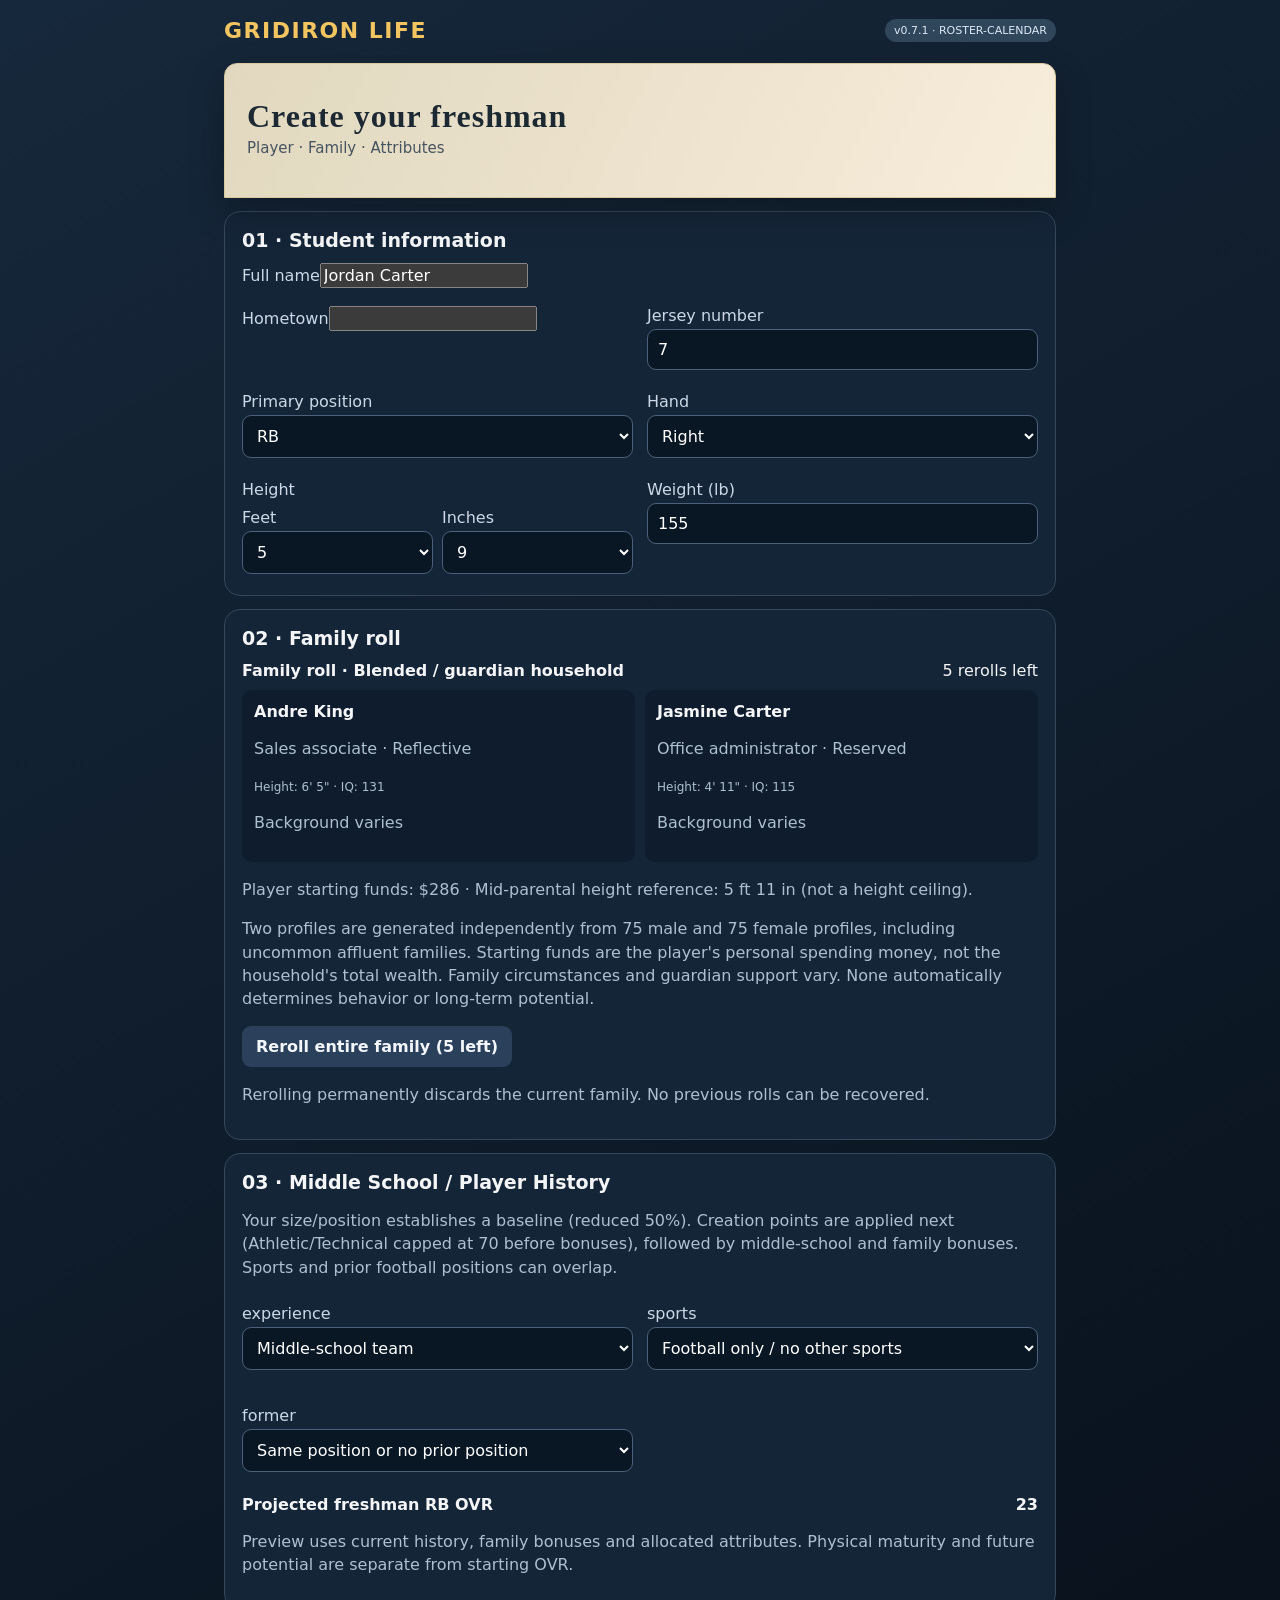
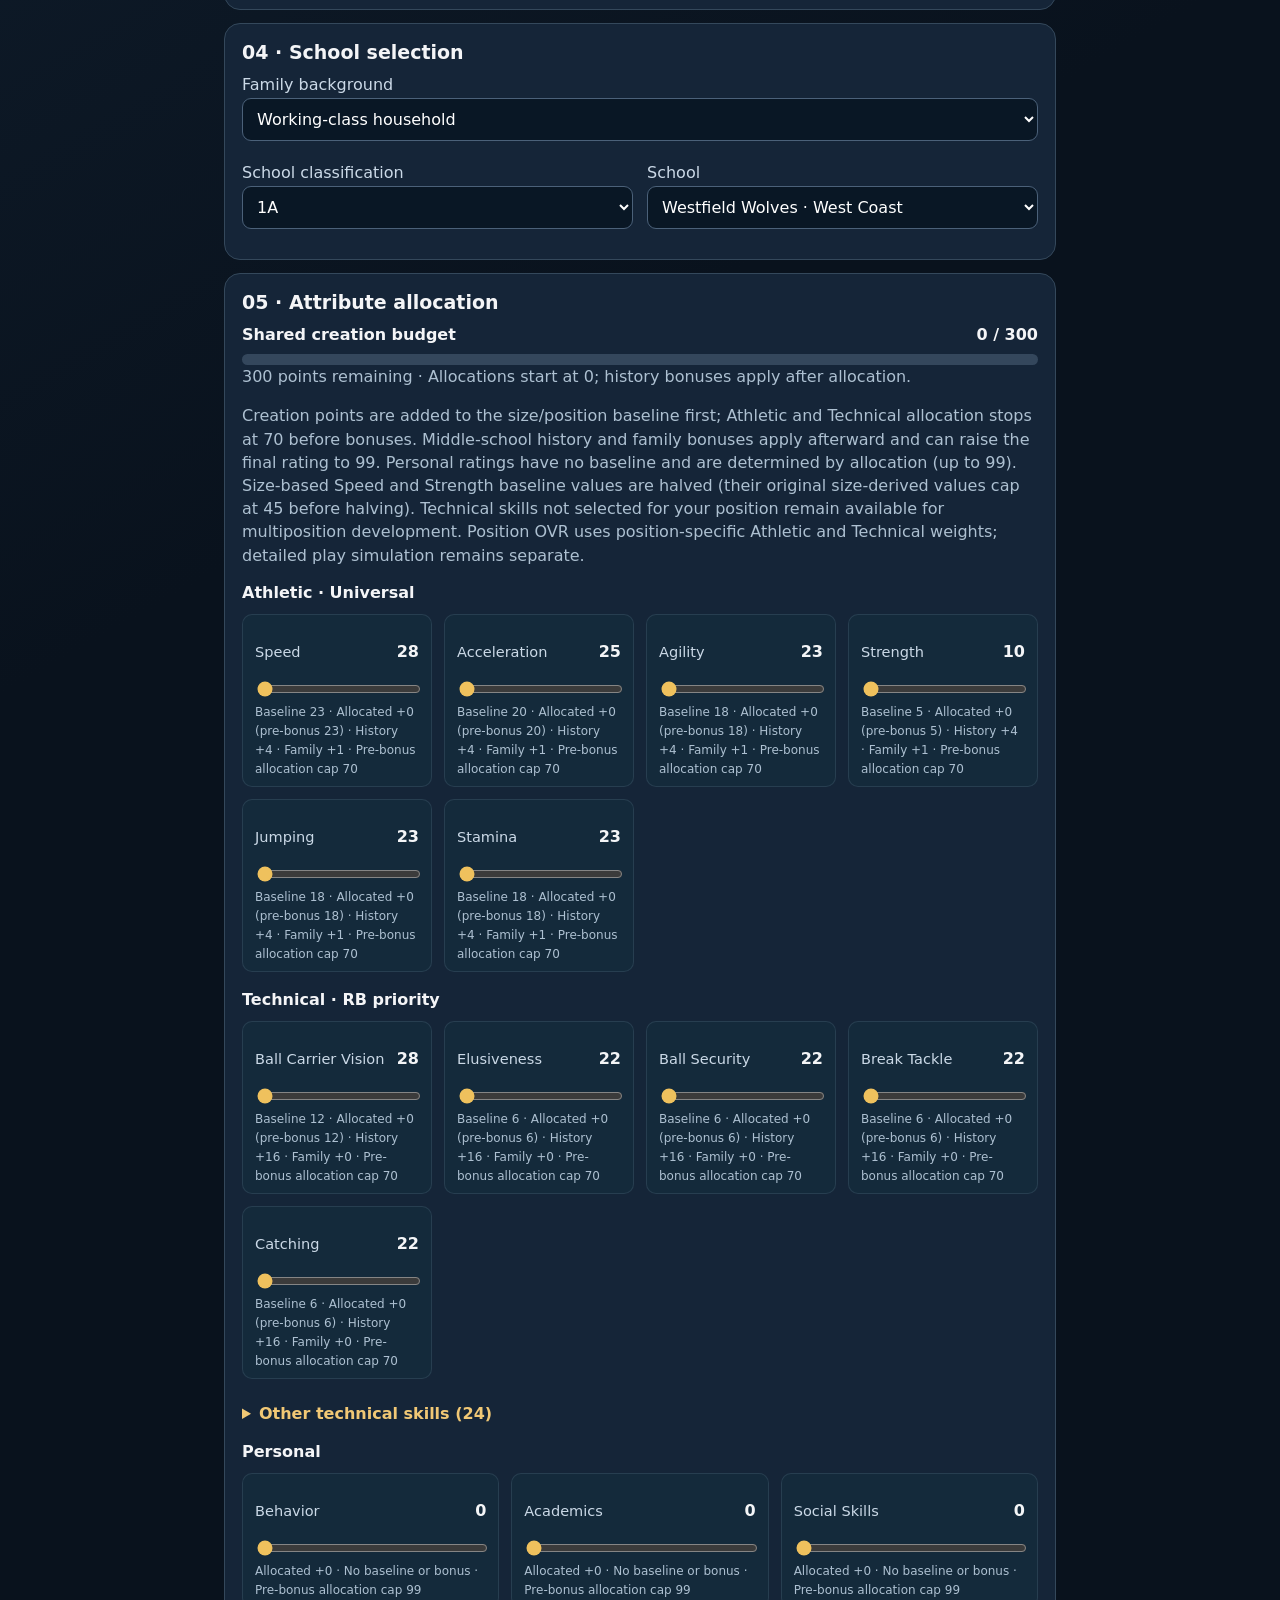
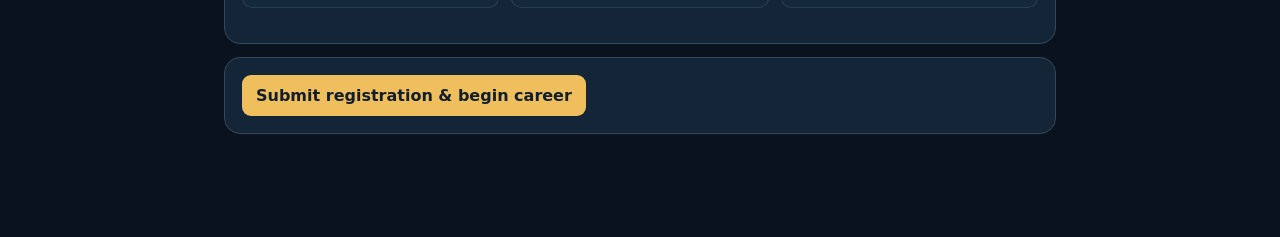
<file: index.html>
<!doctype html><html lang="en"><head><meta charset="utf-8"><meta name="viewport" content="width=device-width,initial-scale=1"><title>Gridiron Life v0.7.3 · Stabilization</title><link rel="stylesheet" href="css/styles.css?build=v073-stabilization"><link rel="stylesheet" href="css/v060.css?build=v073-stabilization"></head><body><main id="app"></main>
<script defer src="js/00-config.js?build=v073-stabilization"></script>
<script defer src="js/10-roster.js?build=v073-stabilization"></script>
<script defer src="js/20-storage.js?build=v073-stabilization"></script>
<script defer src="js/30-creation.js?build=v073-stabilization"></script>
<script defer src="js/40-schedule.js?build=v073-stabilization"></script>
<script defer src="js/50-training.js?build=v073-stabilization"></script>
<script defer src="js/51-health.js?build=v073-stabilization"></script>
<script defer src="js/52-academics.js?build=v073-stabilization"></script>
<script defer src="js/59-competition.js?build=v073-stabilization"></script>
<script defer src="js/60-calendar.js?build=v073-stabilization"></script>
<script defer src="js/61-football.js?build=v073-stabilization"></script>
<script defer src="js/65-awards.js?build=v073-stabilization"></script>
<script defer src="js/62-events.js?build=v073-stabilization"></script>
<script defer src="js/63-jobs.js?build=v073-stabilization"></script>
<script defer src="js/64-economy.js?build=v073-stabilization"></script>
<script defer src="js/66-summer.js?build=v073-stabilization"></script>
<script defer src="js/67-relationships.js?build=v073-stabilization"></script>
<script defer src="js/68-profile.js?build=v073-stabilization"></script>
<script defer src="js/69-college.js?build=v073-stabilization"></script>
<script defer src="js/70-ui.js?build=v073-stabilization"></script>
<script defer src="js/71-navigation.js?build=v073-stabilization"></script>
<script defer src="js/72-shell.js?build=v073-stabilization"></script>
<script defer src="js/73-help.js?build=v073-stabilization"></script>
<script defer src="js/74-part9.js?build=v073-stabilization"></script>
<script defer src="js/75-v060-systems.js?build=v073-stabilization"></script>
<script defer src="js/76-v060-hud.js?build=v073-stabilization"></script>
<script defer src="js/77-growth-history.js?build=v073-stabilization"></script>
<script defer src="js/78-npc-development.js?build=v073-stabilization"></script>
<script defer src="js/79-npc-profiles.js?build=v073-stabilization"></script>
<script defer src="js/80-career-integration.js?build=v073-stabilization"></script>
<script defer src="js/99-boot.js?build=v073-stabilization"></script>
</body></html>
</file>
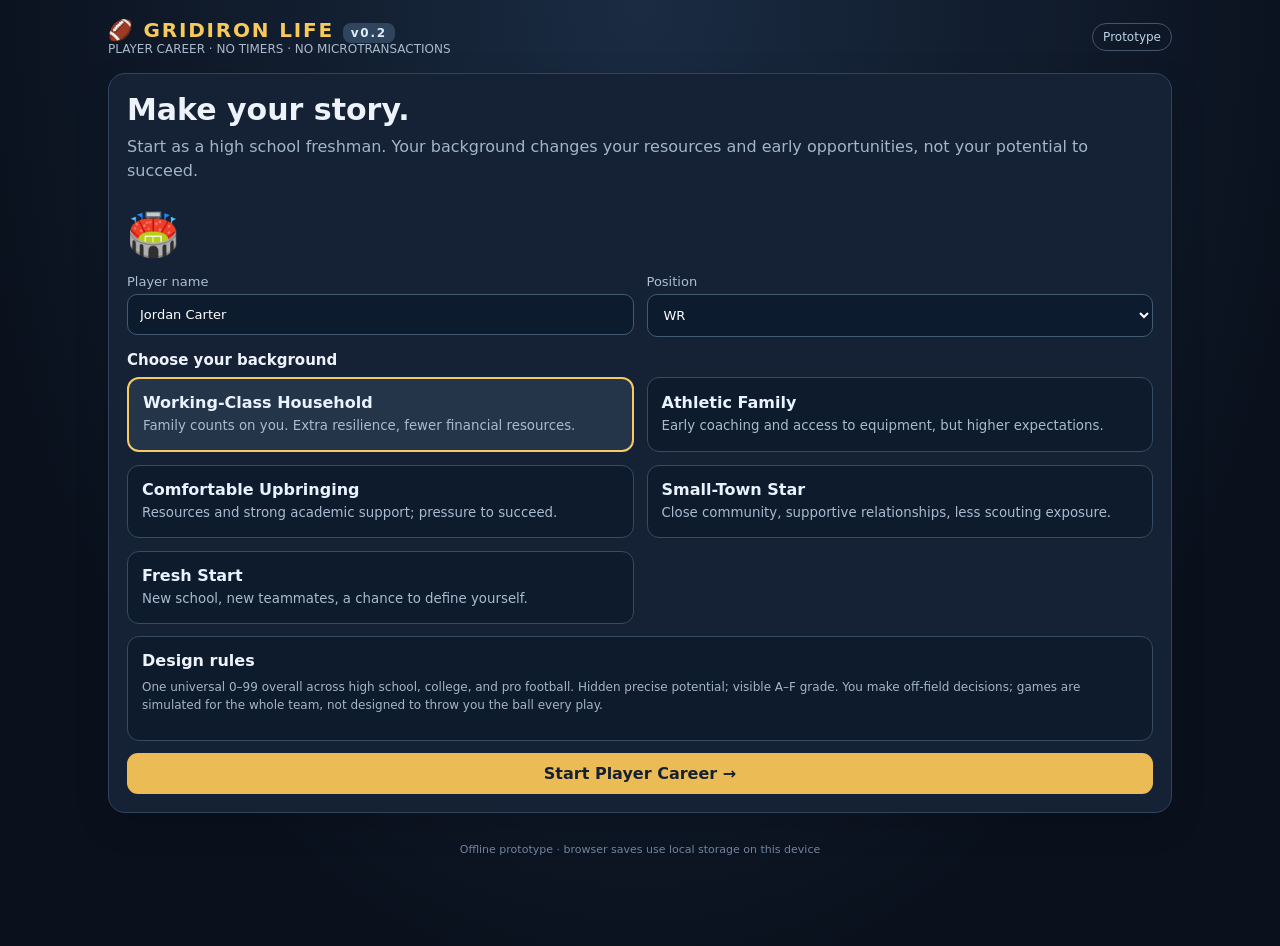
<file: Index.html>
<!doctype html><html lang="en"><head><meta charset="utf-8"><meta name="viewport" content="width=device-width,initial-scale=1,viewport-fit=cover"><meta name="theme-color" content="#0c1421"><title>Gridiron Life — Player Career v0.2</title><style>
:root{font-family:system-ui,-apple-system,Segoe UI,Roboto,sans-serif;background:#0a111d;color:#eef2fa;font-synthesis:none}*{box-sizing:border-box}body{margin:0;background:radial-gradient(ellipse at top,#1a2b42,#0a111d 75%);min-height:100vh}button,input,select{font:inherit}button{cursor:pointer}button:disabled{opacity:.38;cursor:not-allowed}.shell{max-width:1100px;margin:auto;padding:18px 18px 90px}.top{display:flex;justify-content:space-between;gap:12px;align-items:center;margin-bottom:17px}.brand{font-weight:900;letter-spacing:.09em;color:#f8c95b;font-size:20px}.sub{font-size:12px;color:#a9bacd}.pill{border:1px solid #44556a;border-radius:999px;padding:6px 10px;color:#bdd3e8;font-size:12px}.panel{background:#152235;border:1px solid #30445c;border-radius:17px;padding:18px;box-shadow:0 12px 35px #0002}.grid{display:grid;grid-template-columns:minmax(0,1.55fr) minmax(270px,.85fr);gap:16px}.grid2{display:grid;grid-template-columns:repeat(2,minmax(0,1fr));gap:13px}.stats{display:grid;grid-template-columns:repeat(4,minmax(0,1fr));gap:9px}.stat{background:#0d192a;border-radius:12px;padding:12px;min-width:0}.stat strong{font-size:23px;display:block}.stat small{font-size:11px;color:#91a8bd}.tabs{display:flex;gap:7px;overflow-x:auto;margin-bottom:15px;padding-bottom:4px}.tab{white-space:nowrap;background:#152235;border:1px solid #30445c;color:#bed0e4;padding:10px 15px;border-radius:11px}.tab.active{background:#e9b953;color:#101824;border-color:#e9b953;font-weight:800}.muted{color:#a3b5ca}.gold{color:#ffcf6c}.green{color:#78dfb1}.red{color:#ff9e9e}h1{font-size:30px;margin:0 0 6px}h2{font-size:19px;margin:0 0 10px}h3{font-size:15px;margin:14px 0 8px}p{line-height:1.5;margin:8px 0 12px}.btn{border:0;border-radius:11px;padding:11px 14px;background:#ebbb55;color:#152033;font-weight:800}.btn.alt{background:#2a3f59;color:#eef2fa}.btn.ghost{background:transparent;border:1px solid #60738a;color:#d1deeb}.btn.danger{background:#71363c;color:#fff}.buttonrow{display:flex;flex-wrap:wrap;gap:8px}.choice{background:#0e1b2d;color:#e9f2ff;border:1px solid #344c65;text-align:left;padding:14px;border-radius:12px;width:100%}.choice.selected{border:2px solid #f6c965;background:#24354a}.choice b{display:block;margin-bottom:3px}.choice small{color:#a8bad0;line-height:1.5}.list{display:flex;flex-direction:column;gap:9px}.item{padding:12px;background:#0d1b2b;border:1px solid #263b52;border-radius:11px;display:flex;align-items:center;justify-content:space-between;gap:10px}.item>div{min-width:0}.item small{color:#a1b5c9}.log{max-height:290px;overflow:auto;display:flex;flex-direction:column;gap:8px}.log div{background:#0d1b2d;padding:9px;border-left:3px solid #d9ae5c;border-radius:5px;font-size:13px}.bar{height:7px;background:#0a1623;border-radius:10px;overflow:hidden;margin-top:6px}.fill{height:100%;background:#d8b35a}.layout-head{display:flex;justify-content:space-between;align-items:center;gap:15px;margin-bottom:15px;flex-wrap:wrap}.formfield{display:flex;flex-direction:column;gap:5px;color:#adbed1;font-size:13px}input,select{background:#0d1b2e;border:1px solid #435a72;border-radius:10px;color:#fff;padding:12px;width:100%}.badge{font-size:12px;padding:3px 8px;border-radius:8px;background:#2f455d;color:#e0ebfa}.result{background:#0e1b2c;border:1px solid #364a60;border-radius:12px;padding:14px;margin:12px 0}.score{font-size:27px;font-weight:900}.info{font-size:12px;color:#8aa3b8}.hide{display:none!important}.metric{display:flex;align-items:center;justify-content:space-between;gap:15px;font-size:13px;margin-top:9px}.foot{margin-top:30px;text-align:center;font-size:11px;color:#6f859d}.mini{font-size:12px}.split{display:flex;align-items:center;gap:8px;flex-wrap:wrap}.trophy{font-size:42px}.notice{padding:10px;background:#253b51;border-radius:9px;font-size:13px}.standings{width:100%;border-collapse:collapse;font-size:13px}.standings th,.standings td{text-align:left;border-bottom:1px solid #30445c;padding:9px 5px}.standings th{color:#9eb5c9}.gameplay{display:grid;grid-template-columns:1fr 1fr;gap:10px}.action{background:#0c1b2b;border:1px solid #39506a;border-radius:12px;padding:13px}.action button{width:100%;margin-top:9px}.kbd{font-size:11px;color:#bed0e6;background:#293d54;border-radius:5px;padding:3px 6px}@media(max-width:740px){.grid{grid-template-columns:1fr}.stats{grid-template-columns:repeat(2,1fr)}.grid2,.gameplay{grid-template-columns:1fr}.shell{padding:13px 12px 65px}.panel{padding:14px}.brand{font-size:17px}h1{font-size:25px}}
.statusline{display:flex;flex-wrap:wrap;gap:6px;justify-content:space-between;border:1px solid #427c70;background:#122d2a;padding:12px;border-radius:12px;margin:8px 0 18px;font-size:.9rem}.statusline span{color:#a6c3be}.story{border:2px solid #dcb766!important}.story .gameplay button{white-space:normal;text-align:left}select{max-width:100%}</style></head><body><div id="root" class="shell"></div><script>
'use strict';
const KEY='gridiron-life-v01-save'; const TEAMS=['Westfield Wolves','Cedar Grove Eagles','Northside Tigers','Briarwood Bears','Lakeview Panthers','Hillside Hawks','Ridgewood Lions','Clearwater Knights'];
const BACKGROUNDS=[{id:'single',title:'Working-Class Household',desc:'Family counts on you. Extra resilience, fewer financial resources.',money:65,discipline:7,personality:1,intelligence:0,morale:0},{id:'athlete',title:'Athletic Family',desc:'Early coaching and access to equipment, but higher expectations.',money:220,discipline:4,personality:0,intelligence:3,morale:-5},{id:'wealthy',title:'Comfortable Upbringing',desc:'Resources and strong academic support; pressure to succeed.',money:350,discipline:0,personality:2,intelligence:6,morale:-2},{id:'smalltown',title:'Small-Town Star',desc:'Close community, supportive relationships, less scouting exposure.',money:115,discipline:3,personality:7,intelligence:0,morale:5},{id:'newstart',title:'Fresh Start',desc:'New school, new teammates, a chance to define yourself.',money:125,discipline:5,personality:-2,intelligence:3,morale:2}];
const POSITIONS=['WR','RB','QB','TE']; const FIRST=['Jalen','Marcus','Tyrese','Isaiah','Darius','Kendrick','Elijah','Andre','Jordan','Malik','Noah','Cam','Trent','Dante']; const LAST=['Brown','Johnson','Williams','Davis','Smith','Wilson','Jackson','Taylor','Thomas','Robinson','Harris','Walker'];
let lastFeedback='',eventTypes=['team','family','school','friend','coach'];let s=null,tab='home',pick='single',position='WR',selectedFocus='speed',revealWeek=false,draftName='Jordan Carter'; const $=q=>document.querySelector(q), clamp=(x,a,b)=>Math.min(b,Math.max(a,x)), rnd=(a,b)=>Math.floor(Math.random()*(b-a+1))+a, one=a=>a[rnd(0,a.length-1)], esc=x=>String(x).replace(/[&<>"']/g,c=>({'&':'&amp;','<':'&lt;','>':'&gt;','"':'&quot;',"'":'&#39;'}[c]));
function potential(x){return x>=90?'A':x>=80?'B':x>=70?'C':x>=60?'D':x>=50?'E':'F'}
function save(){try{localStorage.setItem(KEY,JSON.stringify(s))}catch(e){console.warn('Save blocked',e)}}
function log(msg){s.logs.unshift(`W${s.week}, ${['Mon','Tue','Wed','Thu','Fri','Sat','Sun'][s.day]}: ${msg}`);s.logs=s.logs.slice(0,65)}
function avg(o){return Math.round(Object.values(o).reduce((a,b)=>a+b,0)/Object.keys(o).length)}
function newPlayer(name,pos,bg){let b=BACKGROUNDS.find(v=>v.id===bg),attrs={speed:0,catching:0,routes:0,strength:0,awareness:0};let base=pos==='QB'?35:pos==='RB'?37:pos==='TE'?36:38;Object.keys(attrs).forEach(k=>attrs[k]=clamp(base+rnd(-8,9)+(k==='catching'&&pos==='WR'?5:0)+(k==='strength'&&pos==='TE'?6:0),22,60));let o=avg(attrs);return {version:1,name:name.trim().slice(0,26)||'Jordan Carter',pos,bg,school:'Westfield High',team:TEAMS[0],grade:9,week:1,day:0,season:1,energy:100,maxEnergy:100,money:b.money,gpa:2.6+b.intelligence*.04,morale:70+b.morale,coachTrust:35,friendship:25+b.personality,discipline:clamp(45+b.discipline,0,99),intelligence:clamp(50+b.intelligence+rnd(-6,6),0,99),personality:clamp(50+b.personality+rnd(-7,7),0,99),attrs,potential:rnd(72,96),talent:o,exp:0,skillPoints:0,dayActions:0,trainingToday:0,seasonGames:[],careerGames:[],history:[],logs:[],rivals:makeRivals(),won:0,lost:0,injury:0,studiedWeek:0,socialWeek:0,trainedWeek:0,offers:[],focus:'speed',started:Date.now(),fatigue:3,schedule:['speed','study','skills','social','strength','rest','rest'],autoSchedule:false,eventsSeen:[],pendingEvent:null,relationships:{teammate:45,family:70},trainingSpent:0}}

const TRAINING={speed:{name:'40-yard sprints',cost:0,energy:12,xp:[8,14],attr:'speed'},hills:{name:'Hill repeats',cost:0,energy:18,xp:[11,17],attr:'speed'},strength:{name:'Strength circuits',cost:0,energy:15,xp:[9,15],attr:'strength'},skills:{name:'Position technique',cost:0,energy:12,xp:[9,16],attr:'routes'},film:{name:'Film breakdown',cost:0,energy:7,xp:[7,13],attr:'awareness'},facility:{name:'Performance facility',cost:35,energy:13,xp:[15,23],attr:'speed'},trainer:{name:'Private position coach',cost:75,energy:12,xp:[20,30],attr:'routes'}};
const ROUTINE={speed:'Speed drills',hills:'Hill repeats',strength:'Strength',skills:'Position skills',film:'Film study',facility:'Performance facility',trainer:'Private trainer',study:'Study',social:'Socialize',work:'Part-time work',rest:'Recovery'};
const STORIES=[
 {id:'coach',title:'The coach calls you aside',body:'A varsity assistant invites you to an extra evaluation after practice. You are still a freshman and your body is adjusting to the workload.',options:[['Go to the evaluation','trust',5,'You accept the evaluation and make an impression.'],['Ask for a lighter session','recovery',5,'The coach agrees to assess you while protecting your workload.'],['Stay with your regular routine','morale',3,'You stick with the plan and feel more in control.']]},
 {id:'family',title:'A problem at home',body:'A family member needs help with an errand after school. You had planned a training session.',options:[['Help your family','family',9,'You give up some free time to help at home.'],['Offer to help tomorrow','family',3,'You find a compromise that keeps your plans intact.'],['Say you cannot help','morale',-4,'You keep your training plans but the conversation weighs on you.']]},
 {id:'team',title:'A teammate is struggling',body:'A teammate missed an assignment and is being blamed in the locker room. He asks you to help him study the playbook.',options:[['Review film together','teammate',9,'Your teammate appreciates the help.'],['Encourage him briefly','teammate',3,'You offer support without committing your evening.'],['Stay out of it','morale',0,'You decide to remain uninvolved.']]},
 {id:'school',title:'An academic warning',body:'Your teacher says your latest assignment could use a revision. There is still time before the grade closes.',options:[['Spend the evening revising','gpa',0.17,'Your revision improves your standing in class.'],['Ask for extra help','gpa',0.11,'You learn from the feedback.'],['Accept the existing grade','morale',-2,'You move on without changing the grade.']]},
 {id:'friend',title:'A friend reaches out',body:'An old friend feels you have been spending all your time around football. They invite you to hang out.',options:[['Make time for them','friend',8,'You reconnect and share a good evening.'],['Plan something for next week','friend',3,'You make a plan to catch up later.'],['Focus on football','friend',-5,'Your friend sounds disappointed.']]}
];
function initV2(){if(!s)return;s.fatigue??=3;s.schedule??=['speed','study','skills','social','strength','rest','rest'];s.autoSchedule??=false;s.eventsSeen??=[];s.pendingEvent??=null;s.relationships??={teammate:45,family:70};s.trainingSpent??=0;}
function feedback(msg){lastFeedback=msg;}
function trainingDrill(id){let d=TRAINING[id];if(!d||s.pendingEvent||s.dayActions>=3)return;if(s.money<d.cost){feedback('Not enough cash for '+d.name+'.');render();return}if(s.energy<d.energy){feedback('Not enough daily energy. Recover or advance the day.');render();return}let old=s.energy;s.money-=d.cost;s.trainingSpent+=d.cost;s.energy-=d.energy;s.dayActions++;s.trainedWeek++;s.trainingToday++;let effectiveness=clamp(1+(s.intelligence-50)/220-s.fatigue/250-(s.energy<22?.16:0),.35,1.35);let xp=Math.max(2,Math.round(rnd(...d.xp)*effectiveness));s.exp+=xp;s.fatigue=clamp(s.fatigue+(id==='hills'?2.7:id==='strength'?1.8:1.1),0,100);s.coachTrust=clamp(s.coachTrust+1,0,100);let descriptions={speed:['Worked on your first three steps and clean acceleration.','Ran timed sprints with an emphasis on stride mechanics.'],hills:['Finished uphill bursts; the final reps tested your legs.'],strength:['Worked through squats and core stability with controlled form.'],skills:['Practiced footwork and position-specific reactions.'],film:['Studied defensive looks and corrected a missed read.'],facility:['Used timing gates and coached movement drills at a performance center.'],trainer:['A private coach identified a mechanical weakness and adjusted your technique.']};let line=one(descriptions[id])+` +${xp} XP${d.cost?`, $${d.cost} spent`:''}.`;log(line);while(s.exp>=70){s.exp-=70;s.skillPoints++;log('Earned a skill point from accumulated development XP.')}feedback(`${d.name}: +${xp} XP · −${old-s.energy} energy${d.cost?' · −$'+d.cost:''} · fatigue ${Math.round(s.fatigue)}%`);save();render()}
function checkEvent(){if(s.pendingEvent||s.week>10)return;let chance=.11+(s.day===0?.05:0);if(Math.random()>chance)return;let eligible=STORIES.filter(x=>!s.eventsSeen.includes(s.season+'-'+x.id));if(!eligible.length)return;let ev=one(eligible);s.pendingEvent=ev.id;s.eventsSeen.push(s.season+'-'+ev.id);log('Story event: '+ev.title);feedback('A story event needs your decision.');}
function resolveEvent(index){let ev=STORIES.find(x=>x.id===s.pendingEvent);if(!ev)return;let choice=ev.options[index];if(!choice)return;let [label,stat,delta,desc]=choice;const mod=(field,lo=0,hi=100)=>s[field]=clamp(s[field]+delta,lo,hi);if(stat==='trust')mod('coachTrust');else if(stat==='recovery'){s.fatigue=clamp(s.fatigue-delta,0,100);s.coachTrust=clamp(s.coachTrust+1,0,100)}else if(stat==='family'||stat==='teammate'){s.relationships[stat]=clamp(s.relationships[stat]+delta,0,100)}else if(stat==='friend')mod('friendship');else if(stat==='gpa')mod('gpa',0,4);else mod('morale');s.pendingEvent=null;log(desc);feedback(desc);save();render()}
function setSchedule(day,value){s.schedule[day]=value;save();render()}
function toggleAuto(){s.autoSchedule=!s.autoSchedule;save();render()}
function applySchedule(){if(!s.autoSchedule||s.pendingEvent||s.day===5)return;let task=s.schedule[s.day];if(TRAINING[task])trainingDrill(task);else if(['study','social','work','rest'].includes(task))action(task)}
function weekSim(){if(s.pendingEvent)return;let count=0;while(count<8&&s.week<=10){if(s.day===5&&!s.seasonGames.some(g=>g.week===s.week)){latestGame=outcome();feedback(`Week ${s.week} game complete. Review your game log.`);save();render();return}if(s.day===6){dayNext();return}dayNext();count++;if(s.pendingEvent)return}render()}
function status(){return `<div class="statusline"><b>${esc(lastFeedback||'Ready for your next decision.')}</b><span>Energy ${s.energy}% · Fatigue ${Math.round(s.fatigue)}% · Cash $${s.money} · XP ${s.exp}/70</span></div>`}
function storyPanel(){let e=STORIES.find(x=>x.id===s.pendingEvent);return e?`<div class="panel story"><span class="badge">STORY DECISION · ${['Mon','Tue','Wed','Thu','Fri','Sat','Sun'][s.day]}</span><h2>${e.title}</h2><p>${e.body}</p><div class="gameplay">${e.options.map((o,i)=>`<button class="btn alt" onclick="resolveEvent(${i})">${o[0]}</button>`).join('')}</div></div>`:''}

function makeRivals(){return Array.from({length:12},(_,i)=>({name:one(FIRST)+' '+one(LAST),pos:one(POSITIONS),ovr:rnd(37,72),pot:rnd(55,95),team:one(TEAMS),progress:rnd(0,3)}))}
function ovr(){return avg(s.attrs)} function canAct(cost){return s.energy>=cost&&s.dayActions<3&&s.injury<3}
function action(type){if(!s||s.pendingEvent)return;if(type==='train'){trainingDrill(s.focus in TRAINING?s.focus:'skills');return}let cost={study:12,social:12,work:16,rest:0}[type];if(s.dayActions>=3||s.energy<cost)return;s.energy-=cost;s.dayActions++;if(type==='study'){s.studiedWeek++;let v=.065+s.intelligence/1300;s.gpa=clamp(s.gpa+v,0,4);log('Reviewed classwork and met with a study partner. GPA improved.');feedback(`Studied: GPA +${v.toFixed(2)} · −${cost} energy`)}if(type==='social'){s.socialWeek++;s.friendship=clamp(s.friendship+6,0,100);s.morale=clamp(s.morale+3,0,100);log('Spent time with friends after class.');feedback(`Friends: +6 friendship · +3 morale · −${cost} energy`)}if(type==='work'){let pay=rnd(28,44);s.money+=pay;s.morale=clamp(s.morale-1,0,100);log(`Worked an afternoon shift at a local shop. Earned $${pay}.`);feedback(`Work: +$${pay} · −${cost} energy`)}if(type==='rest'){s.energy=clamp(s.energy+30,0,100);s.fatigue=clamp(s.fatigue-2.5,0,100);s.injury=clamp(s.injury-1,0,9);log('Recovered with rest, food and extra sleep.');feedback('Recovered: +30 daily energy · −2.5 seasonal fatigue')}save();render()}

function improve(k){if(s.skillPoints<1||!s.attrs[k])return;let cap=Math.min(99,s.potential+3);if(s.attrs[k]>=cap)return; s.attrs[k]++;s.skillPoints--;log(`Increased ${k} to ${s.attrs[k]}.`);save();render()}
function dayNext(){if(!s||s.pendingEvent)return;if(s.day===5&&s.week<=10&&!s.seasonGames.some(g=>g.week===s.week)){tab='game';feedback('Saturday game is ready.');render();return}if(s.day===6){s.day=0;s.week++;s.studiedWeek=0;s.socialWeek=0;s.trainedWeek=0;if(s.week===11){finishSeason();return}}else s.day++;s.dayActions=0;s.trainingToday=0;s.energy=clamp(s.energy+52+(s.day===6?10:0),0,100);s.fatigue=clamp(s.fatigue-(s.day===6?3.5:.85),0,100);if(s.injury>0)s.injury--;s.morale=clamp(s.morale+(s.day===6?2:0),0,100);checkEvent();save();render();if(!s.pendingEvent&&s.autoSchedule)applySchedule()}

function finishSeason(){let old=s.grade;let avgG=s.seasonGames.length?Math.round(s.seasonGames.reduce((a,g)=>a+g.yards,0)/s.seasonGames.length):0;let offerGrade=ovr();if(old>=11 && offerGrade>=58 && s.gpa>=2.0){let schools=['Central State','Gulf Coast University','East Valley','Hill Country Tech','Lakefront State','North Metro'];s.offers=[...new Set([...s.offers,one(schools),...(offerGrade>64?[one(schools)]:[])])]}s.history.unshift({grade:old,record:`${s.won}-${s.lost}`,ovr:ovr(),gpa:s.gpa,avgYds:avgG,offers:[...s.offers]});s.grade++;s.season++;s.week=1;s.day=0;s.dayActions=0;s.energy=100;s.injury=0;s.won=0;s.lost=0;s.coachTrust=clamp(s.coachTrust+5,0,100);s.seasonGames=[];s.gpa=clamp(s.gpa-.25,0,4);s.rivals.forEach(r=>r.ovr=clamp(r.ovr+rnd(1,5),0,r.pot));if(s.grade>12){s.grade=12;s.week=11;log(`High school complete! Career prototype ends here. ${s.offers.length?'College interest: '+s.offers.join(', '):'Keep developing your player.'}`)}else{log(`New school year: Grade ${s.grade}. Last season averaged ${avgG} yards. Continue your career.`)}tab='home';save();render()}
function outcome(){let w=s.week,opponent=TEAMS[w%TEAMS.length];if(opponent===s.team)opponent=TEAMS[(w+1)%TEAMS.length];let oppRating=clamp(43+w*1.2+rnd(-7,7),35,75),rating=ovr();let share=clamp(.18+(rating-oppRating)/170+(s.coachTrust-50)/350,.06,.45);let plays=s.pos==='QB'?rnd(22,34):s.pos==='RB'?rnd(24,40):rnd(19,32);let chances=Math.max(1,Math.round(plays*share*(s.injury>0?.7:1)));let decisions=[],rec=0,yards=0,td=0,attempts=0,completions=0;let chanceBase=clamp(.48+(rating-oppRating)/180+(s.morale-50)/500-s.fatigue/400,.22,.84);for(let i=0;i<chances;i++){let success=Math.random()<chanceBase,yd=0,score=false,type=s.pos==='QB'?'pass':s.pos==='RB'?'rush':'target';if(s.pos==='RB'){yd=success?rnd(1,clamp(Math.round(16+(rating-oppRating)/6),5,24)):rnd(-3,1);rec++;}else if(s.pos==='QB'){attempts++;if(success){yd=rnd(4,clamp(Math.round(25+(rating-oppRating)/6),8,34));completions++;rec++;}}else if(success){yd=rnd(3,clamp(Math.round(25+(rating-oppRating)/5),8,38));rec++;}yards+=yd;let scoringChance=success&&yd>0?.045+yd/550:0;score=Math.random()<scoringChance;if(score)td++;decisions.push({type,ok:success,yd,td:score,description:s.pos==='QB'?(success?`Completed pass for ${yd} yards`:'Pass incomplete'):s.pos==='RB'?`Rush ${yd>=0?'+':''}${yd} yards`:(success?`Reception +${yd} yards`:'Target incomplete / defended')})}let teamPoints=clamp(Math.round(12+rnd(0,22)+(rating-oppRating)/8+td*3),0,55),oppPoints=clamp(Math.round(15+rnd(0,24)+(oppRating-48)/6),0,55);if(teamPoints===oppPoints)teamPoints+=3;teamPoints=Math.max(teamPoints,td*6);let win=teamPoints>oppPoints,xp=Math.round(7+rec*2+td*7+(win?7:0));s.exp+=xp;s.coachTrust=clamp(s.coachTrust+(rec>=3?3:rec===0?-1:1)+(win?1:0),0,100);s.morale=clamp(s.morale+(win?4:-3),0,100);s.energy=clamp(s.energy-17,0,100);s.fatigue=clamp(s.fatigue+2.4+chances*.12,0,100);let risk=.003+Math.pow(s.fatigue/100,2)*.12+(s.energy<22?.02:0);if(Math.random()<risk){s.injury=rnd(2,5);log('You picked up a minor injury during the game. Recovery is necessary.')}s.gpa=clamp(s.gpa-(s.studiedWeek===0?.10:.025),0,4);s.won+=win?1:0;s.lost+=win?0:1;while(s.exp>=70){s.exp-=70;s.skillPoints++}let game={week:w,opponent,teamPoints,oppPoints,win,rating,oppRating,chances,rec,yards,td,xp,decisions,share:Math.round(share*100),attempts,completions};s.seasonGames.push(game);s.careerGames.push(game);s.dayActions=3;log(`${win?'Beat':'Lost to'} ${opponent} ${teamPoints}-${oppPoints}; ${s.pos==='QB'?completions+' completions on '+attempts+' attempts':rec+(s.pos==='RB'?' carries':' receptions')}, ${yards} yards, ${td} TD.`);save();return game}

let latestGame=null;
function play(){if(s.day!==5||s.week>10||s.seasonGames.some(g=>g.week===s.week))return;latestGame=outcome();revealWeek=true;render()}
function reset(){if(confirm('Delete this career and start again? This cannot be undone.')){localStorage.removeItem(KEY);s=null;latestGame=null;tab='home';render()}}
function start(){let name=$('#playerName').value; if(!name.trim())name='Jordan Carter';s=newPlayer(name,position,pick);log(`Started freshman year as a ${s.pos} at ${s.school}.`);save();render()}
function pageTop(){return `<div class="top"><div><div class="brand">🏈 GRIDIRON LIFE <span class="badge">v0.2</span></div><div class="sub">PLAYER CAREER · NO TIMERS · NO MICROTRANSACTIONS</div></div>${s?`<div class="split"><span class="pill">Grade ${s.grade} · Week ${s.week}</span><button class="btn ghost mini" onclick="reset()">New save</button></div>`:'<span class="pill">Prototype</span>'}</div>`}
function creation(){return `${pageTop()}<div class="panel"><div class="layout-head"><div><h1>Make your story.</h1><p class="muted">Start as a high school freshman. Your background changes your resources and early opportunities, not your potential to succeed.</p></div><span class="trophy">🏟️</span></div><div class="grid2"><label class="formfield">Player name<input id="playerName" maxlength="26" placeholder="Jordan Carter" value="${esc(draftName)}" oninput="draftName=this.value"></label><label class="formfield">Position<select id="pos" onchange="position=this.value">${POSITIONS.map(x=>`<option ${position===x?'selected':''}>${x}</option>`).join('')}</select></label></div><h3>Choose your background</h3><div class="grid2">${BACKGROUNDS.map(b=>`<button class="choice ${pick===b.id?'selected':''}" onclick="pick='${b.id}';render()"><b>${b.title}</b><small>${b.desc}</small></button>`).join('')}</div><div class="result"><b>Design rules</b><p class="mini muted">One universal 0–99 overall across high school, college, and pro football. Hidden precise potential; visible A–F grade. You make off-field decisions; games are simulated for the whole team, not designed to throw you the ball every play.</p></div><button class="btn" style="width:100%" onclick="start()">Start Player Career →</button></div><div class="foot">Offline prototype · browser saves use local storage on this device</div>`}
function metrics(){return `<div class="stats"><div class="stat"><small>OVERALL</small><strong>${ovr()}</strong><small>${s.pos} · HS</small></div><div class="stat"><small>POTENTIAL</small><strong class="gold">${potential(s.potential)}</strong><small>Scouted projection</small></div><div class="stat"><small>INTELLIGENCE</small><strong>${s.intelligence}</strong><small>Learning ability</small></div><div class="stat"><small>PERSONALITY</small><strong>${s.personality}</strong><small>Social influence</small></div></div>`}
function header(){return `<div class="layout-head"><div><h1>${esc(s.name)}</h1><div class="muted">${s.pos} · ${s.school} · ${['Mon','Tue','Wed','Thu','Fri','Sat','Sun'][s.day]} · Grade ${s.grade}</div></div><span class="pill">${s.won} W / ${s.lost} L</span></div>${metrics()}`}
function nav(){return `<div class="tabs">${[['home','Dashboard'],['schedule','Daily life'],['train','Development'],['game','Game day'],['league','League'],['career','Career']].map(([k,l])=>`<button class="tab ${tab===k?'active':''}" onclick="tab='${k}';render()">${l}</button>`).join('')}</div>`}
function rail(){return `<div class="panel"><h2>Life & readiness</h2>${[['Energy',s.energy,100],['Morale',s.morale,100],['Coach trust',s.coachTrust,100],['Friendship',s.friendship,100],['GPA',s.gpa,4],['Development XP',s.exp,70],['Season fatigue',s.fatigue,100]].map(([label,n,max])=>`<div class="metric"><span>${label}</span><b>${typeof n==='number'&&max===4?n.toFixed(2):n}${max===100?'%':''}</b></div><div class="bar"><div class="fill" style="width:${clamp(n/max*100,0,100)}%"></div></div>`).join('')}<div class="metric"><span>Cash</span><b>$${s.money}</b></div><div class="metric"><span>Skill points</span><b class="gold">${s.skillPoints}</b></div><p class="info">Actions this day: ${s.dayActions}/3 · You can advance days freely.</p><div class="metric"><span>Family connection</span><b>${s.relationships.family}%</b></div><div class="metric"><span>Teammate bond</span><b>${s.relationships.teammate}%</b></div><h3>Recent activity</h3><div class="log">${s.logs.slice(0,8).map(x=>`<div>${esc(x)}</div>`).join('')}</div></div>`}
function dashboard(){let next=TEAMS[s.week%TEAMS.length];return `<div class="panel"><h2>Career dashboard</h2><p class="muted">${s.grade===12&&s.week===11?'High school career complete. Review your career stats.':`It's ${['Monday','Tuesday','Wednesday','Thursday','Friday','Saturday','Sunday'][s.day]} of Week ${s.week}. Manage your time, improve your player, and prepare for Saturday football.`}</p><div class="grid2"><div class="result"><b>Upcoming matchup</b><p>${s.team} vs ${next}</p><span class="badge">${s.week<=10?'Week '+s.week+' · Saturday':'Season finished'}</span></div><div class="result"><b>Season performance</b><p>${s.seasonGames.length} games · ${s.seasonGames.reduce((a,g)=>a+g.yards,0)} yards · ${s.seasonGames.reduce((a,g)=>a+g.td,0)} TD</p><span class="badge">${s.won}-${s.lost} record</span></div></div><div class="notice">${s.day===5&&!s.seasonGames.some(g=>g.week===s.week)?'It is game day! Open the Game day tab to simulate your matchup.':'Your player is not guaranteed the ball. Teammates and opponents perform independently in the simulated game.'}</div><h3>Quick actions</h3><div class="buttonrow"><button class="btn" onclick="tab='schedule';render()">Manage day</button><button class="btn alt" onclick="tab='train';render()">Develop skills</button><button class="btn alt" onclick="tab='game';render()">Game day</button></div></div>`}
function schedule(){return `<div class="panel"><h2>Daily life</h2>${status()}<p class="muted">Choose actions manually, or build an automatic weekly routine. Significant RPG events pause the routine.</p><div class="buttonrow"><button class="btn alt" onclick="toggleAuto()">Automatic schedule: ${s.autoSchedule?'ON':'OFF'}</button><button class="btn" onclick="weekSim()" ${s.pendingEvent?'disabled':''}>Advance toward next game →</button></div><h3>Weekly activity plan</h3><div class="gameplay">${['Mon','Tue','Wed','Thu','Fri','Sat','Sun'].map((day,i)=>`<div class="action"><b>${day}${i===5?' · Game day':''}</b><select ${i===5?'disabled':''} onchange="setSchedule(${i},this.value)">${Object.entries(ROUTINE).map(([k,label])=>`<option value="${k}" ${s.schedule[i]===k?'selected':''}>${label}</option>`).join('')}</select></div>`).join('')}</div><h3>Make a decision now</h3><div class="gameplay">${[['study','Study','Improve GPA'],['social','See friends','Develop relationships'],['work','Work a shift','Earn money for equipment, facilities or trainers'],['rest','Recover','Restore energy and lower accumulated fatigue']].map(([k,n,desc])=>`<div class="action"><b>${n}</b><p class="mini muted">${desc}</p><button class="btn alt" onclick="action('${k}')" ${s.dayActions>=3||s.pendingEvent?'disabled':''}>Choose</button></div>`).join('')}</div><div class="split" style="margin-top:15px"><button class="btn" onclick="dayNext()" ${s.pendingEvent?'disabled':''}>${s.day===5?'Go to game':'Next day'} →</button><span class="mini muted">${s.dayActions}/3 actions today</span></div></div>`}

function training(){return `<div class="panel"><h2>Player development</h2>${status()}<p class="muted">Specific drills produce variable results. Paid coaching increases development efficiency; free training remains useful. Potential sets long-term expectations, not guaranteed outcomes.</p><div class="stats">${Object.entries(s.attrs).map(([k,v])=>`<div class="stat"><small>${k.toUpperCase()}</small><strong>${v}</strong><button class="btn alt mini" onclick="improve('${k}')" ${s.skillPoints<1?'disabled':''}>+1 skill</button></div>`).join('')}</div><h3>Training options</h3><div class="gameplay">${Object.entries(TRAINING).map(([id,d])=>`<div class="action"><b>${d.name}</b><p class="mini muted">${d.xp[0]}–${d.xp[1]} base XP · ${d.energy} energy · ${d.cost?'$'+d.cost:'Free'}</p><button class="btn alt" onclick="trainingDrill('${id}')" ${s.dayActions>=3||s.money<d.cost||s.pendingEvent?'disabled':''}>Train</button></div>`).join('')}</div><div class="result"><b>Development</b><div class="bar"><div class="fill" style="width:${s.exp/70*100}%"></div></div><p>${s.exp}/70 XP · ${s.skillPoints} available skill points</p></div></div>`}

function gameview(){let g=s.seasonGames.find(g=>g.week===s.week),played=!!g;return `<div class="panel"><h2>Saturday football</h2>${status()}<p class="muted">${s.team} vs ${TEAMS[s.week%TEAMS.length]} · Week ${s.week}</p>${s.week>10?'<div class="notice">Season complete. Advance to the next school year.</div>':s.day!==5&&!played?`<div class="result">The game is on Saturday. Advance through the calendar.</div>`:!played?`<div class="result"><h3>Ready for kickoff?</h3><p>Your team plays independently. Your opportunities depend on coaching trust, ability and opponents.</p><button class="btn" onclick="play()">Simulate full game</button></div>`:''}${played?`<div class="result"><div class="score">${s.team} ${g.teamPoints} – ${g.oppPoints} ${esc(g.opponent)}</div><p class="${g.win?'green':'red'}"><b>${g.win?'VICTORY':'DEFEAT'}</b> · ${s.pos==='QB'?`${g.completions??g.rec}/${g.attempts??g.chances} passing`:g.rec+(s.pos==='RB'?' carries':' receptions')} · ${g.yards} yards · ${g.td} TD · ${g.xp} XP</p><p class="mini muted">${g.chances} player opportunities · ${g.share}% share · ${g.rating} OVR vs ${g.oppRating} opponent</p></div><h3>Every player opportunity</h3><div class="log">${g.decisions.map((d,i)=>`<div>${i+1}. ${d.description||((d.ok?'+':'')+d.yd+' yards')}${d.td?' · TOUCHDOWN!':''}</div>`).join('')}</div><p class="info">Audit: ${g.decisions.reduce((a,d)=>a+(d.yd||0),0)} yards and ${g.decisions.filter(d=>d.td).length} TD from these plays.</p>`:''}<div class="notice">v0.2 simulates each of your opportunities first, then sums the statistics from exactly those plays. A complete drive/clock engine remains a future upgrade.</div></div>`}

function league(){return `<div class="panel"><h2>League & rivals</h2><p class="muted">Other players have their own overall ratings and potential. Rival talent develops when seasons progress.</p><table class="standings"><thead><tr><th>Player</th><th>Team</th><th>OVR</th><th>POT</th></tr></thead><tbody><tr><td><b>${esc(s.name)}</b></td><td>${esc(s.team)}</td><td>${ovr()}</td><td>${potential(s.potential)}</td></tr>${[...s.rivals].sort((a,b)=>b.ovr-a.ovr).map(r=>`<tr><td>${esc(r.name)} <span class="info">${r.pos}</span></td><td>${esc(r.team)}</td><td>${r.ovr}</td><td>${potential(r.pot)}</td></tr>`).join('')}</tbody></table><p class="info">Potential letters are broad projections. They do not reveal the exact underlying ceiling.</p></div>`}
function career(){let sum=s.careerGames;return `<div class="panel"><h2>Career history</h2><p class="muted">Your journey through high school. College and professional chapters are planned for later versions.</p><div class="stats"><div class="stat"><small>GAMES</small><strong>${sum.length}</strong></div><div class="stat"><small>YARDS</small><strong>${sum.reduce((a,g)=>a+g.yards,0)}</strong></div><div class="stat"><small>TOUCHDOWNS</small><strong>${sum.reduce((a,g)=>a+g.td,0)}</strong></div><div class="stat"><small>GRADE</small><strong>${s.grade}</strong></div></div><h3>College offers</h3><div class="result">${s.offers.length?s.offers.map(x=>`<span class="badge" style="margin-right:5px">${esc(x)}</span>`).join(''):'No offers yet. Perform well, develop your talent and maintain your GPA.'}</div><h3>Completed seasons</h3>${s.history.length?s.history.map(h=>`<div class="item"><div><b>Grade ${h.grade}</b><br><small>${h.record} · ${h.avgYds} avg yards/game · GPA ${h.gpa.toFixed(2)}</small></div><b>${h.ovr} OVR</b></div>`).join(''):'<p class="muted">No completed seasons yet.</p>'}<h3>Recent games</h3>${[...sum].reverse().slice(0,12).map(g=>`<div class="item"><div><b>${g.win?'W':'L'} ${g.teamPoints}-${g.oppPoints}</b> vs ${esc(g.opponent)}<br><small>${g.rec} ${s.pos==='WR'||s.pos==='TE'?'receptions':'plays'} · ${g.yards} yards · ${g.td} TD</small></div><span class="badge">W${g.week}</span></div>`).join('')||'<p class="muted">Your first game is coming soon.</p>'}</div>`}
function render(){initV2();const root=$('#root');if(!s){root.innerHTML=creation();return}root.innerHTML=`${pageTop()}${nav()}${header()}${storyPanel()}<div style="height:14px"></div><div class="grid"><main>${{home:dashboard,schedule,train:training,game:gameview,league,career}[tab]()}</main>${rail()}</div><div class="foot">GRIDIRON LIFE · TEST BUILD v0.2 · Data saved locally in this browser · No purchases or waiting</div>`}
try{let data=localStorage.getItem(KEY);if(data){let parsed=JSON.parse(data);if(parsed?.version===1&&parsed.attrs&&parsed.logs)s=parsed}}catch(e){console.warn(e)}render();
</script></body></html>
</file>
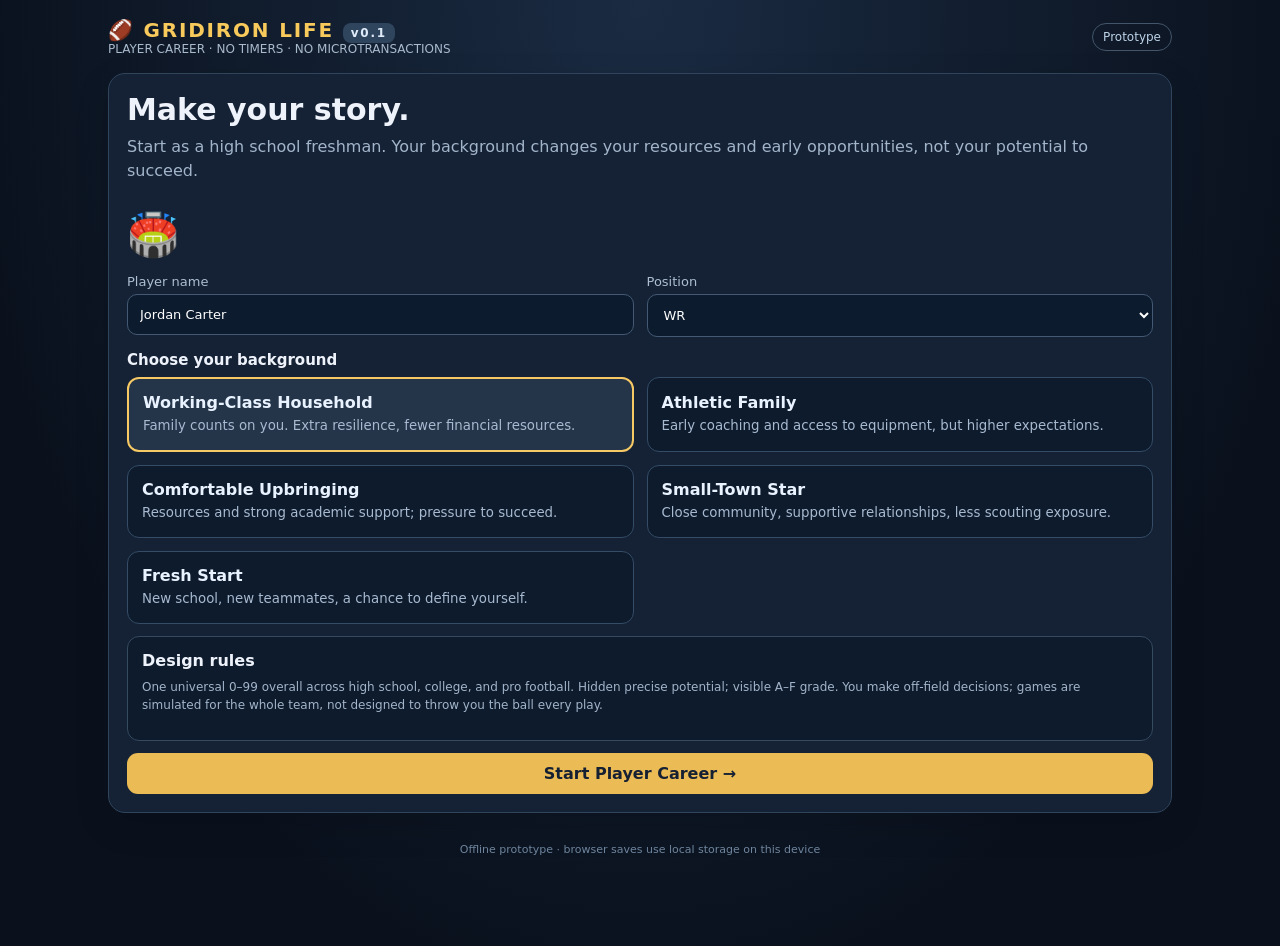
<file: index-1.html>
<!doctype html><html lang="en"><head><meta charset="utf-8"><meta name="viewport" content="width=device-width,initial-scale=1,viewport-fit=cover"><meta name="theme-color" content="#0c1421"><title>Gridiron Life — Player Career v0.1</title><style>
:root{font-family:system-ui,-apple-system,Segoe UI,Roboto,sans-serif;background:#0a111d;color:#eef2fa;font-synthesis:none}*{box-sizing:border-box}body{margin:0;background:radial-gradient(ellipse at top,#1a2b42,#0a111d 75%);min-height:100vh}button,input,select{font:inherit}button{cursor:pointer}button:disabled{opacity:.38;cursor:not-allowed}.shell{max-width:1100px;margin:auto;padding:18px 18px 90px}.top{display:flex;justify-content:space-between;gap:12px;align-items:center;margin-bottom:17px}.brand{font-weight:900;letter-spacing:.09em;color:#f8c95b;font-size:20px}.sub{font-size:12px;color:#a9bacd}.pill{border:1px solid #44556a;border-radius:999px;padding:6px 10px;color:#bdd3e8;font-size:12px}.panel{background:#152235;border:1px solid #30445c;border-radius:17px;padding:18px;box-shadow:0 12px 35px #0002}.grid{display:grid;grid-template-columns:minmax(0,1.55fr) minmax(270px,.85fr);gap:16px}.grid2{display:grid;grid-template-columns:repeat(2,minmax(0,1fr));gap:13px}.stats{display:grid;grid-template-columns:repeat(4,minmax(0,1fr));gap:9px}.stat{background:#0d192a;border-radius:12px;padding:12px;min-width:0}.stat strong{font-size:23px;display:block}.stat small{font-size:11px;color:#91a8bd}.tabs{display:flex;gap:7px;overflow-x:auto;margin-bottom:15px;padding-bottom:4px}.tab{white-space:nowrap;background:#152235;border:1px solid #30445c;color:#bed0e4;padding:10px 15px;border-radius:11px}.tab.active{background:#e9b953;color:#101824;border-color:#e9b953;font-weight:800}.muted{color:#a3b5ca}.gold{color:#ffcf6c}.green{color:#78dfb1}.red{color:#ff9e9e}h1{font-size:30px;margin:0 0 6px}h2{font-size:19px;margin:0 0 10px}h3{font-size:15px;margin:14px 0 8px}p{line-height:1.5;margin:8px 0 12px}.btn{border:0;border-radius:11px;padding:11px 14px;background:#ebbb55;color:#152033;font-weight:800}.btn.alt{background:#2a3f59;color:#eef2fa}.btn.ghost{background:transparent;border:1px solid #60738a;color:#d1deeb}.btn.danger{background:#71363c;color:#fff}.buttonrow{display:flex;flex-wrap:wrap;gap:8px}.choice{background:#0e1b2d;color:#e9f2ff;border:1px solid #344c65;text-align:left;padding:14px;border-radius:12px;width:100%}.choice.selected{border:2px solid #f6c965;background:#24354a}.choice b{display:block;margin-bottom:3px}.choice small{color:#a8bad0;line-height:1.5}.list{display:flex;flex-direction:column;gap:9px}.item{padding:12px;background:#0d1b2b;border:1px solid #263b52;border-radius:11px;display:flex;align-items:center;justify-content:space-between;gap:10px}.item>div{min-width:0}.item small{color:#a1b5c9}.log{max-height:290px;overflow:auto;display:flex;flex-direction:column;gap:8px}.log div{background:#0d1b2d;padding:9px;border-left:3px solid #d9ae5c;border-radius:5px;font-size:13px}.bar{height:7px;background:#0a1623;border-radius:10px;overflow:hidden;margin-top:6px}.fill{height:100%;background:#d8b35a}.layout-head{display:flex;justify-content:space-between;align-items:center;gap:15px;margin-bottom:15px;flex-wrap:wrap}.formfield{display:flex;flex-direction:column;gap:5px;color:#adbed1;font-size:13px}input,select{background:#0d1b2e;border:1px solid #435a72;border-radius:10px;color:#fff;padding:12px;width:100%}.badge{font-size:12px;padding:3px 8px;border-radius:8px;background:#2f455d;color:#e0ebfa}.result{background:#0e1b2c;border:1px solid #364a60;border-radius:12px;padding:14px;margin:12px 0}.score{font-size:27px;font-weight:900}.info{font-size:12px;color:#8aa3b8}.hide{display:none!important}.metric{display:flex;align-items:center;justify-content:space-between;gap:15px;font-size:13px;margin-top:9px}.foot{margin-top:30px;text-align:center;font-size:11px;color:#6f859d}.mini{font-size:12px}.split{display:flex;align-items:center;gap:8px;flex-wrap:wrap}.trophy{font-size:42px}.notice{padding:10px;background:#253b51;border-radius:9px;font-size:13px}.standings{width:100%;border-collapse:collapse;font-size:13px}.standings th,.standings td{text-align:left;border-bottom:1px solid #30445c;padding:9px 5px}.standings th{color:#9eb5c9}.gameplay{display:grid;grid-template-columns:1fr 1fr;gap:10px}.action{background:#0c1b2b;border:1px solid #39506a;border-radius:12px;padding:13px}.action button{width:100%;margin-top:9px}.kbd{font-size:11px;color:#bed0e6;background:#293d54;border-radius:5px;padding:3px 6px}@media(max-width:740px){.grid{grid-template-columns:1fr}.stats{grid-template-columns:repeat(2,1fr)}.grid2,.gameplay{grid-template-columns:1fr}.shell{padding:13px 12px 65px}.panel{padding:14px}.brand{font-size:17px}h1{font-size:25px}}
</style></head><body><div id="root" class="shell"></div><script>
'use strict';
const KEY='gridiron-life-v01-save'; const TEAMS=['Westfield Wolves','Cedar Grove Eagles','Northside Tigers','Briarwood Bears','Lakeview Panthers','Hillside Hawks','Ridgewood Lions','Clearwater Knights'];
const BACKGROUNDS=[{id:'single',title:'Working-Class Household',desc:'Family counts on you. Extra resilience, fewer financial resources.',money:65,discipline:7,personality:1,intelligence:0,morale:0},{id:'athlete',title:'Athletic Family',desc:'Early coaching and access to equipment, but higher expectations.',money:220,discipline:4,personality:0,intelligence:3,morale:-5},{id:'wealthy',title:'Comfortable Upbringing',desc:'Resources and strong academic support; pressure to succeed.',money:350,discipline:0,personality:2,intelligence:6,morale:-2},{id:'smalltown',title:'Small-Town Star',desc:'Close community, supportive relationships, less scouting exposure.',money:115,discipline:3,personality:7,intelligence:0,morale:5},{id:'newstart',title:'Fresh Start',desc:'New school, new teammates, a chance to define yourself.',money:125,discipline:5,personality:-2,intelligence:3,morale:2}];
const POSITIONS=['WR','RB','QB','TE']; const FIRST=['Jalen','Marcus','Tyrese','Isaiah','Darius','Kendrick','Elijah','Andre','Jordan','Malik','Noah','Cam','Trent','Dante']; const LAST=['Brown','Johnson','Williams','Davis','Smith','Wilson','Jackson','Taylor','Thomas','Robinson','Harris','Walker'];
let s=null,tab='home',pick='single',position='WR',selectedFocus='speed',revealWeek=false,draftName='Jordan Carter'; const $=q=>document.querySelector(q), clamp=(x,a,b)=>Math.min(b,Math.max(a,x)), rnd=(a,b)=>Math.floor(Math.random()*(b-a+1))+a, one=a=>a[rnd(0,a.length-1)], esc=x=>String(x).replace(/[&<>"']/g,c=>({'&':'&amp;','<':'&lt;','>':'&gt;','"':'&quot;',"'":'&#39;'}[c]));
function potential(x){return x>=90?'A':x>=80?'B':x>=70?'C':x>=60?'D':x>=50?'E':'F'}
function save(){try{localStorage.setItem(KEY,JSON.stringify(s))}catch(e){console.warn('Save blocked',e)}}
function log(msg){s.logs.unshift(`W${s.week}, ${['Mon','Tue','Wed','Thu','Fri','Sat','Sun'][s.day]}: ${msg}`);s.logs=s.logs.slice(0,65)}
function avg(o){return Math.round(Object.values(o).reduce((a,b)=>a+b,0)/Object.keys(o).length)}
function newPlayer(name,pos,bg){let b=BACKGROUNDS.find(v=>v.id===bg),attrs={speed:0,catching:0,routes:0,strength:0,awareness:0};let base=pos==='QB'?35:pos==='RB'?37:pos==='TE'?36:38;Object.keys(attrs).forEach(k=>attrs[k]=clamp(base+rnd(-8,9)+(k==='catching'&&pos==='WR'?5:0)+(k==='strength'&&pos==='TE'?6:0),22,60));let o=avg(attrs);return {version:1,name:name.trim().slice(0,26)||'Jordan Carter',pos,bg,school:'Westfield High',team:TEAMS[0],grade:9,week:1,day:0,season:1,energy:100,maxEnergy:100,money:b.money,gpa:2.6+b.intelligence*.04,morale:70+b.morale,coachTrust:35,friendship:25+b.personality,discipline:clamp(45+b.discipline,0,99),intelligence:clamp(50+b.intelligence+rnd(-6,6),0,99),personality:clamp(50+b.personality+rnd(-7,7),0,99),attrs,potential:rnd(72,96),talent:o,exp:0,skillPoints:0,dayActions:0,trainingToday:0,seasonGames:[],careerGames:[],history:[],logs:[],rivals:makeRivals(),won:0,lost:0,injury:0,studiedWeek:0,socialWeek:0,trainedWeek:0,offers:[],focus:'speed',started:Date.now()}}
function makeRivals(){return Array.from({length:12},(_,i)=>({name:one(FIRST)+' '+one(LAST),pos:one(POSITIONS),ovr:rnd(37,72),pot:rnd(55,95),team:one(TEAMS),progress:rnd(0,3)}))}
function ovr(){return avg(s.attrs)} function canAct(cost){return s.energy>=cost&&s.dayActions<3&&s.injury<3}
function action(type){if(!s)return;let cost={train:25,study:18,social:18,work:22,rest:0}[type]; if(type!=='rest'&&!canAct(cost))return; if(type==='train') {s.energy-=25;s.trainingToday++;s.trainedWeek++;s.dayActions++;let gain=1+(s.discipline>=60?1:0)+rnd(0,1);s.exp+=gain*9;s.morale=clamp(s.morale-2,0,100);s.coachTrust=clamp(s.coachTrust+1,0,100);if(s.trainingToday>=2&&Math.random()<.15){s.injury=2;log('Overtraining caused soreness; you need recovery.')}else log(`Finished ${s.focus} drills. +${gain*9} development XP.`);if(s.exp>=70){s.skillPoints++;s.exp-=70;log('Earned 1 skill point. Spend it on the Training tab.')}}
if(type==='study'){s.energy-=18;s.dayActions++;s.studiedWeek++;let v=.08+s.intelligence/1000;s.gpa=clamp(s.gpa+v,0,4);log('Studied and improved your GPA.')}if(type==='social'){s.energy-=18;s.dayActions++;s.socialWeek++;s.friendship=clamp(s.friendship+7,0,100);s.morale=clamp(s.morale+6,0,100);log('Spent time with friends. Friendship and morale increased.')}if(type==='work'){s.energy-=22;s.dayActions++;s.money+=rnd(22,38);s.morale=clamp(s.morale-2,0,100);log('Worked a shift and earned some money.')}if(type==='rest'){if(s.dayActions>=3)return;s.dayActions++;s.energy=clamp(s.energy+35,0,100);s.injury=clamp(s.injury-1,0,9);s.morale=clamp(s.morale+3,0,100);log('Rested and recovered energy.')}save();render()}
function improve(k){if(s.skillPoints<1||!s.attrs[k])return;let cap=Math.min(99,s.potential+3);if(s.attrs[k]>=cap)return; s.attrs[k]++;s.skillPoints--;log(`Increased ${k} to ${s.attrs[k]}.`);save();render()}
function dayNext(){if(!s)return;if(s.day===5 && s.week<=10 && !s.seasonGames.some(g=>g.week===s.week)){tab='game';render();return}if(s.day===6){s.day=0;s.week++;s.studiedWeek=0;s.socialWeek=0;s.trainedWeek=0;if(s.week===11){finishSeason();return}}else{s.day++}s.dayActions=0;s.trainingToday=0;s.energy=clamp(s.energy+31+(s.day===6?20:0),0,100);s.morale=clamp(s.morale+(s.day===6?2:0),0,100);if(s.injury>0)s.injury--;if(Math.random()<.10&&s.day!==5){let event=one(['A teammate asks you to join an extra practice.','A teacher praises your focus in class.','A local reporter mentions the football program.','Your family checks in on how school is going.']);log(event)}save();render()}
function finishSeason(){let old=s.grade;let avgG=s.seasonGames.length?Math.round(s.seasonGames.reduce((a,g)=>a+g.yards,0)/s.seasonGames.length):0;let offerGrade=ovr();if(old>=11 && offerGrade>=58 && s.gpa>=2.0){let schools=['Central State','Gulf Coast University','East Valley','Hill Country Tech','Lakefront State','North Metro'];s.offers=[...new Set([...s.offers,one(schools),...(offerGrade>64?[one(schools)]:[])])]}s.history.unshift({grade:old,record:`${s.won}-${s.lost}`,ovr:ovr(),gpa:s.gpa,avgYds:avgG,offers:[...s.offers]});s.grade++;s.season++;s.week=1;s.day=0;s.dayActions=0;s.energy=100;s.injury=0;s.won=0;s.lost=0;s.coachTrust=clamp(s.coachTrust+5,0,100);s.seasonGames=[];s.gpa=clamp(s.gpa-.25,0,4);s.rivals.forEach(r=>r.ovr=clamp(r.ovr+rnd(1,5),0,r.pot));if(s.grade>12){s.grade=12;s.week=11;log(`High school complete! Career prototype ends here. ${s.offers.length?'College interest: '+s.offers.join(', '):'Keep developing your player.'}`)}else{log(`New school year: Grade ${s.grade}. Last season averaged ${avgG} yards. Continue your career.`)}tab='home';save();render()}
function outcome(){let w=s.week;let opponent=TEAMS[w%TEAMS.length];if(opponent===s.team)opponent=TEAMS[(w+1)%TEAMS.length];let rivalRating=clamp(42+w*2+rnd(-7,8),35,76);let r=ovr();let talentGap=(r-rivalRating)/22;let share=clamp(.15+talentGap*.09+(s.coachTrust-50)/350, .045, .38);let injuries=s.injury>0?.7:1;let opportunities=s.pos==='QB'?rnd(18,31):s.pos==='RB'?rnd(26,43):rnd(19,35);let chances=Math.round(opportunities*share*injuries);let rec=0,yards=0,td=0;let decisions=[];for(let i=0;i<chances;i++){let chance=clamp(.38+(r-rivalRating)/160+s.attrs.awareness/450+s.morale/800, .18,.84);let ok=Math.random()<chance;let yd=ok?rnd(3,Math.max(8,Math.round(24+(s.attrs.speed-rivalRating)/4))):0;if(ok){rec++;yards+=yd;if(Math.random()<.06+yd/550)td++}decisions.push({ok,yd})}if(s.pos==='QB'){rec=Math.round(rnd(12,23)*clamp(.75+(r-rivalRating)/90,.45,1.18));yards=rec*rnd(7,14);td=rnd(0,4)}else if(s.pos==='RB'){rec=Math.round(chances*.8);yards=Math.round(rnd(32,98)*clamp(1+(r-rivalRating)/65,.5,1.7));td=rnd(0,1)+(yards>140?1:0)}let teamPoints=clamp(Math.round(14+rnd(0,20)+(r-rivalRating)/6+td*2),0,58);let oppPoints=clamp(Math.round(15+rnd(0,26)+(rivalRating-50)/5),0,55);if(teamPoints===oppPoints)teamPoints+=3;let win=teamPoints>oppPoints;let xp=Math.round(8+rec*2+td*6+(win?8:0));s.exp+=xp;s.coachTrust=clamp(s.coachTrust+(rec>=3?4:rec===0?-3:1)+(win?1:0),0,100);s.morale=clamp(s.morale+(win?5:-4),0,100);s.energy=clamp(s.energy-12,0,100);s.gpa=clamp(s.gpa-(s.studiedWeek===0?.16:.035),0,4);s.won+=win?1:0;s.lost+=win?0:1;while(s.exp>=70){s.exp-=70;s.skillPoints++}let game={week:w,opponent,teamPoints,oppPoints,win,rating:r,oppRating:rivalRating,chances,rec,yards,td,xp,decisions,share:Math.round(share*100)};s.seasonGames.push(game);s.careerGames.push(game);s.dayActions=3;log(`${win?'Beat':'Lost to'} ${opponent} ${teamPoints}-${oppPoints}. ${s.pos==='QB'?'Completions':s.pos==='RB'?'Carries':'Catches'}: ${rec}, yards: ${yards}, TD: ${td}.`);save();return game}
let latestGame=null;
function play(){if(s.day!==5||s.week>10||s.seasonGames.some(g=>g.week===s.week))return;latestGame=outcome();revealWeek=true;render()}
function reset(){if(confirm('Delete this career and start again? This cannot be undone.')){localStorage.removeItem(KEY);s=null;latestGame=null;tab='home';render()}}
function start(){let name=$('#playerName').value; if(!name.trim())name='Jordan Carter';s=newPlayer(name,position,pick);log(`Started freshman year as a ${s.pos} at ${s.school}.`);save();render()}
function pageTop(){return `<div class="top"><div><div class="brand">🏈 GRIDIRON LIFE <span class="badge">v0.1</span></div><div class="sub">PLAYER CAREER · NO TIMERS · NO MICROTRANSACTIONS</div></div>${s?`<div class="split"><span class="pill">Grade ${s.grade} · Week ${s.week}</span><button class="btn ghost mini" onclick="reset()">New save</button></div>`:'<span class="pill">Prototype</span>'}</div>`}
function creation(){return `${pageTop()}<div class="panel"><div class="layout-head"><div><h1>Make your story.</h1><p class="muted">Start as a high school freshman. Your background changes your resources and early opportunities, not your potential to succeed.</p></div><span class="trophy">🏟️</span></div><div class="grid2"><label class="formfield">Player name<input id="playerName" maxlength="26" placeholder="Jordan Carter" value="${esc(draftName)}" oninput="draftName=this.value"></label><label class="formfield">Position<select id="pos" onchange="position=this.value">${POSITIONS.map(x=>`<option ${position===x?'selected':''}>${x}</option>`).join('')}</select></label></div><h3>Choose your background</h3><div class="grid2">${BACKGROUNDS.map(b=>`<button class="choice ${pick===b.id?'selected':''}" onclick="pick='${b.id}';render()"><b>${b.title}</b><small>${b.desc}</small></button>`).join('')}</div><div class="result"><b>Design rules</b><p class="mini muted">One universal 0–99 overall across high school, college, and pro football. Hidden precise potential; visible A–F grade. You make off-field decisions; games are simulated for the whole team, not designed to throw you the ball every play.</p></div><button class="btn" style="width:100%" onclick="start()">Start Player Career →</button></div><div class="foot">Offline prototype · browser saves use local storage on this device</div>`}
function metrics(){return `<div class="stats"><div class="stat"><small>OVERALL</small><strong>${ovr()}</strong><small>${s.pos} · HS</small></div><div class="stat"><small>POTENTIAL</small><strong class="gold">${potential(s.potential)}</strong><small>Scouted projection</small></div><div class="stat"><small>INTELLIGENCE</small><strong>${s.intelligence}</strong><small>Learning ability</small></div><div class="stat"><small>PERSONALITY</small><strong>${s.personality}</strong><small>Social influence</small></div></div>`}
function header(){return `<div class="layout-head"><div><h1>${esc(s.name)}</h1><div class="muted">${s.pos} · ${s.school} · ${['Mon','Tue','Wed','Thu','Fri','Sat','Sun'][s.day]} · Grade ${s.grade}</div></div><span class="pill">${s.won} W / ${s.lost} L</span></div>${metrics()}`}
function nav(){return `<div class="tabs">${[['home','Dashboard'],['schedule','Daily life'],['train','Development'],['game','Game day'],['league','League'],['career','Career']].map(([k,l])=>`<button class="tab ${tab===k?'active':''}" onclick="tab='${k}';render()">${l}</button>`).join('')}</div>`}
function rail(){return `<div class="panel"><h2>Life & readiness</h2>${[['Energy',s.energy,100],['Morale',s.morale,100],['Coach trust',s.coachTrust,100],['Friendship',s.friendship,100],['GPA',s.gpa,4],['Development XP',s.exp,70]].map(([label,n,max])=>`<div class="metric"><span>${label}</span><b>${typeof n==='number'&&max===4?n.toFixed(2):n}${max===100?'%':''}</b></div><div class="bar"><div class="fill" style="width:${clamp(n/max*100,0,100)}%"></div></div>`).join('')}<div class="metric"><span>Cash</span><b>$${s.money}</b></div><div class="metric"><span>Skill points</span><b class="gold">${s.skillPoints}</b></div><p class="info">Actions this day: ${s.dayActions}/3 · You can advance days freely.</p><h3>Recent activity</h3><div class="log">${s.logs.slice(0,8).map(x=>`<div>${esc(x)}</div>`).join('')}</div></div>`}
function dashboard(){let next=TEAMS[s.week%TEAMS.length];return `<div class="panel"><h2>Career dashboard</h2><p class="muted">${s.grade===12&&s.week===11?'High school career complete. Review your career stats.':`It's ${['Monday','Tuesday','Wednesday','Thursday','Friday','Saturday','Sunday'][s.day]} of Week ${s.week}. Manage your time, improve your player, and prepare for Saturday football.`}</p><div class="grid2"><div class="result"><b>Upcoming matchup</b><p>${s.team} vs ${next}</p><span class="badge">${s.week<=10?'Week '+s.week+' · Saturday':'Season finished'}</span></div><div class="result"><b>Season performance</b><p>${s.seasonGames.length} games · ${s.seasonGames.reduce((a,g)=>a+g.yards,0)} yards · ${s.seasonGames.reduce((a,g)=>a+g.td,0)} TD</p><span class="badge">${s.won}-${s.lost} record</span></div></div><div class="notice">${s.day===5&&!s.seasonGames.some(g=>g.week===s.week)?'It is game day! Open the Game day tab to simulate your matchup.':'Your player is not guaranteed the ball. Teammates and opponents perform independently in the simulated game.'}</div><h3>Quick actions</h3><div class="buttonrow"><button class="btn" onclick="tab='schedule';render()">Manage day</button><button class="btn alt" onclick="tab='train';render()">Develop skills</button><button class="btn alt" onclick="tab='game';render()">Game day</button></div></div>`}
function schedule(){let actionList=[['train','Football practice','25 energy','Improve development XP and coach trust'],['study','Study','18 energy','Raise GPA and eligibility'],['social','Spend time with friends','18 energy','Boost friendship and morale'],['work','Part-time job','22 energy','Earn money with an energy cost'],['rest','Recover','1 action','Restore energy and reduce soreness']];return `<div class="panel"><h2>Daily life</h2><p class="muted">Choose up to three activities each day. Energy recovers when you advance the calendar. There is no real-world timer.</p><div class="gameplay">${actionList.map(([key,title,cost,desc])=>`<div class="action"><b>${title}</b><p class="mini muted">${desc}</p><span class="kbd">${cost}</span><button class="btn alt" ${s.dayActions>=3||key!=='rest'&&!canAct({train:25,study:18,social:18,work:22}[key])?'disabled':''} onclick="action('${key}')">Do activity</button></div>`).join('')}</div><hr style="border-color:#334a61;margin:18px 0"><div class="split"><button class="btn" onclick="dayNext()">${s.day===5&&!s.seasonGames.some(g=>g.week===s.week)?'Go to game day':'Advance to next day'} →</button><span class="muted mini">${s.dayActions}/3 activities used today</span></div></div>`}
function training(){return `<div class="panel"><h2>Player development</h2><p class="muted">Training earns XP, and each 70 XP gives you one skill point. Spend points to raise individual attributes. Your potential grade is a broad long-term projection, not a guaranteed outcome.</p><div class="stats">${Object.entries(s.attrs).map(([k,v])=>`<div class="stat"><small>${k.toUpperCase()}</small><strong>${v}</strong><button class="btn alt mini" onclick="improve('${k}')" ${s.skillPoints<1?'disabled':''}>+1 skill</button></div>`).join('')}</div><h3>Choose a practice focus</h3><div class="buttonrow">${Object.keys(s.attrs).map(k=>`<button class="btn ${s.focus===k?'':'alt'}" onclick="s.focus='${k}';save();render()">${k}</button>`).join('')}</div><p class="info">Training focus is for your practice log. Skill points are assigned manually, letting you develop your chosen build.</p><div class="result"><b>Development</b><div class="bar"><div class="fill" style="width:${s.exp/70*100}%"></div></div><p class="mini">${s.exp}/70 XP · ${s.skillPoints} unspent skill points</p></div></div>`}
function gameview(){let game=latestGame&&latestGame.week===s.week?latestGame:s.seasonGames.find(g=>g.week===s.week),played=!!s.seasonGames.find(g=>g.week===s.week);return `<div class="panel"><h2>Saturday football</h2><p class="muted">${s.team} vs ${TEAMS[s.week%TEAMS.length]} · Week ${s.week}</p>${s.week>10?'<div class="notice">Season completed. Advance the calendar to start the next school year.</div>':s.day!==5&&!played?`<div class="result">Game day is Saturday. It's currently ${['Monday','Tuesday','Wednesday','Thursday','Friday','Saturday','Sunday'][s.day]}. Advance days on the Daily life tab.</div>`:!played?`<div class="result"><h3>Ready for kickoff?</h3><p>Your position, ratings, coaching trust, opponent strength, and a little randomness shape your opportunities. Other players receive the ball too.</p><button class="btn" onclick="play()">Simulate full game</button></div>`:''}${played?`<div class="result"><div class="score">${s.team} ${game.teamPoints} – ${game.oppPoints} ${esc(game.opponent)}</div><p class="${game.win?'green':'red'}"><b>${game.win?'VICTORY':'DEFEAT'}</b> · ${s.pos==='QB'?'Completions':s.pos==='RB'?'Carries':'Receptions'}: ${game.rec} · ${game.yards} yards · ${game.td} TD · ${game.xp} XP</p><p class="mini muted">Your OVR ${game.rating} · Opponent strength ${game.oppRating} · ${game.chances} opportunities · ~${game.share}% of relevant team plays</p></div><h3>Play-by-play (your opportunities)</h3><div class="log">${game.decisions?.length?game.decisions.map((d,i)=>`<div>Opportunity ${i+1}: ${d.ok?`+${d.yd} yards`:'Incomplete / defended'}</div>`).join(''):'<div>Team simulation generated your final stat line.</div>'}</div>`:''}<div class="notice" style="margin-top:12px">The first version uses a simplified statistical engine, not animated routes or a complete drive-by-drive football engine. The QB does not automatically target your receiver.</div></div>`}
function league(){return `<div class="panel"><h2>League & rivals</h2><p class="muted">Other players have their own overall ratings and potential. Rival talent develops when seasons progress.</p><table class="standings"><thead><tr><th>Player</th><th>Team</th><th>OVR</th><th>POT</th></tr></thead><tbody><tr><td><b>${esc(s.name)}</b></td><td>${esc(s.team)}</td><td>${ovr()}</td><td>${potential(s.potential)}</td></tr>${[...s.rivals].sort((a,b)=>b.ovr-a.ovr).map(r=>`<tr><td>${esc(r.name)} <span class="info">${r.pos}</span></td><td>${esc(r.team)}</td><td>${r.ovr}</td><td>${potential(r.pot)}</td></tr>`).join('')}</tbody></table><p class="info">Potential letters are broad projections. They do not reveal the exact underlying ceiling.</p></div>`}
function career(){let sum=s.careerGames;return `<div class="panel"><h2>Career history</h2><p class="muted">Your journey through high school. College and professional chapters are planned for later versions.</p><div class="stats"><div class="stat"><small>GAMES</small><strong>${sum.length}</strong></div><div class="stat"><small>YARDS</small><strong>${sum.reduce((a,g)=>a+g.yards,0)}</strong></div><div class="stat"><small>TOUCHDOWNS</small><strong>${sum.reduce((a,g)=>a+g.td,0)}</strong></div><div class="stat"><small>GRADE</small><strong>${s.grade}</strong></div></div><h3>College offers</h3><div class="result">${s.offers.length?s.offers.map(x=>`<span class="badge" style="margin-right:5px">${esc(x)}</span>`).join(''):'No offers yet. Perform well, develop your talent and maintain your GPA.'}</div><h3>Completed seasons</h3>${s.history.length?s.history.map(h=>`<div class="item"><div><b>Grade ${h.grade}</b><br><small>${h.record} · ${h.avgYds} avg yards/game · GPA ${h.gpa.toFixed(2)}</small></div><b>${h.ovr} OVR</b></div>`).join(''):'<p class="muted">No completed seasons yet.</p>'}<h3>Recent games</h3>${[...sum].reverse().slice(0,12).map(g=>`<div class="item"><div><b>${g.win?'W':'L'} ${g.teamPoints}-${g.oppPoints}</b> vs ${esc(g.opponent)}<br><small>${g.rec} ${s.pos==='WR'||s.pos==='TE'?'receptions':'plays'} · ${g.yards} yards · ${g.td} TD</small></div><span class="badge">W${g.week}</span></div>`).join('')||'<p class="muted">Your first game is coming soon.</p>'}</div>`}
function render(){const root=$('#root');if(!s){root.innerHTML=creation();return}root.innerHTML=`${pageTop()}${nav()}${header()}<div style="height:14px"></div><div class="grid"><main>${{home:dashboard,schedule,train:training,game:gameview,league,career}[tab]()}</main>${rail()}</div><div class="foot">GRIDIRON LIFE · TEST BUILD v0.1 · Data saved locally in this browser · No purchases or waiting</div>`}
try{let data=localStorage.getItem(KEY);if(data){let parsed=JSON.parse(data);if(parsed?.version===1&&parsed.attrs&&parsed.logs)s=parsed}}catch(e){console.warn(e)}render();
</script></body></html>
</file>
<file: css/styles.css>
:root{color-scheme:dark;font-family:system-ui,Arial;background:#09121d;color:#f4f5f7}*{box-sizing:border-box}body{margin:0;background:linear-gradient(150deg,#16283b,#09121d 55%);min-height:100vh}main{max-width:860px;margin:auto;padding:18px 14px 90px}.bar{display:flex;justify-content:space-between;align-items:center;gap:12px;flex-wrap:wrap}.logo{font-weight:900;font-size:22px;letter-spacing:1.5px;color:#f2c560}.muted,small{color:#adc0d1}small{font-size:12px}.panel{background:#152538;border:1px solid #34485b;border-radius:16px;padding:17px;margin:13px 0}.tile{background:#0e1c2d;padding:12px;border-radius:10px}.grid{display:grid;grid-template-columns:repeat(2,minmax(0,1fr));gap:10px}.stats{display:grid;grid-template-columns:repeat(5,minmax(0,1fr));gap:7px}.stats .tile{text-align:center;padding:9px 4px}.num{font-size:23px;font-weight:800;color:#f4cb73}h1{font-size:24px;margin:8px 0}h2{font-size:19px;margin:0 0 12px}h3{font-size:16px;margin:12px 0 7px}p{line-height:1.45}button,select,input{font:inherit}button{background:#f0bf5d;color:#111e2c;border:0;border-radius:9px;padding:11px 14px;font-weight:800;cursor:pointer}button.alt{background:#2b415b;color:#f3f6fa}button:disabled{opacity:.45}button.outline{border:1px solid #54708a;background:transparent;color:#c8def2}.buttons{display:flex;flex-wrap:wrap;gap:8px}.tabs{display:flex;overflow:auto;gap:7px;margin:13px 0}.tabs button{background:#192c42;color:#c8d8e8;padding:10px 12px;white-space:nowrap}.tabs button.active{background:#edbd57;color:#101a25}label{display:block;margin:9px 0;color:#cbd9e7}input[type=text],input[type=number],select{background:#091725;border:1px solid #4b6179;border-radius:9px;color:white;padding:10px;width:100%;margin:4px 0}input[type=range]{width:100%;accent-color:#efc15d}hr{border:0;border-top:1px solid #355069;margin:14px 0}.line{display:flex;justify-content:space-between;align-items:center;gap:10px;margin:10px 0}.line>span:first-child{min-width:0}.accent{color:#77dfaf}.warn{color:#ffba79}.bad{color:#ff959b}.story{border-left:4px solid #edbf63;padding:10px 14px;background:#172d43;border-radius:7px}.log{border-bottom:1px solid #31475f;padding:9px 0;font-size:13px}.meter{height:8px;background:#34475c;border-radius:20px;overflow:hidden}.meter>i{height:100%;background:#53ad90;display:block}.chip{display:inline-block;background:#30465b;border-radius:99px;padding:5px 9px;font-size:11px;color:#dbe7f4}.choice{display:block;width:100%;margin:8px 0;text-align:left;background:#25415d;color:#fff}.notice{background:#2d3d3e;border:1px solid #547c68;padding:11px;border-radius:10px;margin:10px 0}table{width:100%;border-collapse:collapse;font-size:13px}td,th{padding:9px 5px;border-bottom:1px solid #304359;text-align:left}.right{text-align:right}footer{font-size:12px;color:#879daf;margin-top:25px}@media(max-width:440px){.stats{grid-template-columns:repeat(2,1fr)}.grid{grid-template-columns:1fr}main{padding:12px 11px 70px}}
/* v0.5 Part 2 — life economy */
.store-grid{display:grid;grid-template-columns:repeat(2,minmax(0,1fr));gap:10px}
.store{display:flex;flex-direction:column;justify-content:space-between;gap:10px}
.store p{margin:7px 0;font-size:13px}.store button{align-self:flex-start}
@media(max-width:560px){.store-grid{grid-template-columns:1fr}}

/* Part 7.1: clear creation-height and school profile controls. */
.height-inputs{display:grid;grid-template-columns:repeat(2,minmax(0,1fr));gap:9px}.height-inputs label{margin:0}
.school-metrics{margin:12px 0}.school-metric{background:#0e1c2d;padding:9px 12px;border-radius:9px}.school-metric .line{margin:0 0 8px}.school-metric .line span{font-size:13px}.school-metric strong{white-space:nowrap}
.table-scroll{max-width:100%;overflow-x:auto}.selected-school{background:#29425b}details summary{cursor:pointer;color:#f1c875;font-weight:700;padding:7px 0}#remaining-points{margin:0 0 12px}
@media(max-width:440px){.height-inputs{grid-template-columns:repeat(2,minmax(0,1fr))}}

/* Part 7.2: the student sign-up sheet and evolving Madden-era player card. */
.signup-masthead{margin-top:20px;padding:25px 22px;background:linear-gradient(115deg,#e1d8bf,#f7eddb);border-radius:13px 13px 0 0;border:1px solid #d8c89e;color:#1c2932;position:relative;box-shadow:0 14px 35px #0004}
.signup-overline{font-size:11px;letter-spacing:2px;font-weight:800;color:#425161}
.signup-masthead h1{font-family:Georgia,serif;letter-spacing:1px;font-size:32px;margin:9px 0 3px}
.signup-masthead p{margin:0 0 12px;color:#455460;font-size:15px}
.signup-stamp{display:inline-block;border:1px dashed #8c7763;padding:6px 10px;font-size:10px;letter-spacing:1px;font-weight:900;color:#735b49}
.signup-sheet{margin-top:0;border-radius:0 0 14px 14px;border-top:0;background:#f5f0e3;color:#182c3b;box-shadow:0 15px 35px #0003}
.signup-sheet label{color:#253748;font-weight:700;font-size:13px}
.signup-sheet input[type=text],.signup-sheet input[type=number],.signup-sheet select{background:#fffdf7;color:#192c3b;border:1px solid #b5bdc0;box-shadow:inset 0 1px 2px #1111}
.signup-sheet small{color:#647584;font-weight:400}
.signup-grid{display:grid;grid-template-columns:repeat(2,minmax(0,1fr));gap:14px}
.signup-section-head{display:flex;align-items:center;gap:12px;padding:14px 0 12px;border-bottom:1px solid #c8ba99;margin-bottom:14px;letter-spacing:1px}
.signup-section-head strong{font-size:14px}.signup-section-head small{display:block;font-size:11px;letter-spacing:0;margin-top:2px}
.signup-section-number{font:700 19px Georgia,serif;background:#233d53;color:#f5c969;width:38px;height:38px;display:grid;place-items:center;border-radius:4px;flex:none}
.signup-sheet .signup-section-head:not(:first-child){margin-top:20px}
.signup-budget{height:11px}.signup-confirm{border:1px dashed #a78b5d;background:#162f42}
.player-card{background:linear-gradient(135deg,#233d55 0%,#0b1828 80%);border:1px solid #d2aa5d;border-radius:15px;overflow:hidden;box-shadow:0 14px 36px #0003;padding:20px;margin:14px 0}
.player-card-top{display:flex;align-items:center;gap:16px}.player-card-top h2{font-family:Georgia,serif;font-size:25px;margin:3px 0 4px}
.player-monogram{height:85px;width:74px;display:grid;place-items:center;flex-shrink:0;background:#d0b078;color:#172b3b;font-size:29px;font-weight:900;border-radius:6px;box-shadow:inset 0 0 0 4px #ffffff40}
.player-card-top>div:nth-child(2){min-width:0;flex:1}.profile-subline{color:#dee4e6;font-size:12px;margin:4px 0}
.player-ovr{display:grid;justify-items:center;background:#e3c17b;color:#172638;padding:12px;border-radius:10px;min-width:63px}
.player-ovr strong{font-size:29px}.player-ovr small{color:#172638;font-weight:900;letter-spacing:1px}
.profile-metrics{display:grid;grid-template-columns:repeat(3,minmax(0,1fr));border-top:1px solid #586d81;margin-top:18px;padding-top:14px;gap:15px}
.profile-metrics div{display:grid;gap:3px}.profile-metrics strong{font-size:14px;overflow-wrap:anywhere}.profile-archive p{font-size:13px}
@media(max-width:560px){.signup-grid{grid-template-columns:1fr}.signup-masthead{padding:19px 15px}.signup-masthead h1{font-size:27px}.signup-sheet{padding:15px}.player-card-top{gap:10px}.player-card-top h2{font-size:20px}.player-monogram{width:59px;height:75px;font-size:23px}.player-ovr{padding:8px;min-width:51px}.player-ovr strong{font-size:23px}.profile-metrics{grid-template-columns:repeat(2,minmax(0,1fr))}}

.signup-sheet .muted{color:#4d6171}.signup-sheet .signup-section-head small{color:#536576}

/* Part 8.2: second-row section tabs under the main page tabs. */
.subtab-hidden{display:none!important}
.subtabs{display:flex;gap:6px;overflow-x:auto;scrollbar-width:thin;padding:7px 2px 10px;margin:4px 0 13px;white-space:nowrap;scroll-snap-type:x proximity}
.subtabs .subtab{border:1px solid #3a5872;background:#1a344e;color:#dce9f7;border-radius:9px;padding:10px 13px;flex:0 0 auto;font-size:13px;scroll-snap-align:start}
.subtabs .subtab.selected{background:#f2c560;color:#142337;border-color:#f2c560;font-weight:800}
.subtabs .subtab:hover:not(.selected){background:#294861}
@media(max-width:560px){.subtabs .subtab{font-size:12px;padding:9px 11px}.subtabs{gap:5px}}

/* Part 8.3 — compact game app shell: fixed header, fixed footer, scrolling content. */
body.game-shell-active{height:100dvh;overflow:hidden}
body.game-shell-active main#app{height:100dvh;width:100%;max-width:950px;display:flex;flex-direction:column;overflow:hidden;padding:0 10px;margin:0 auto}
.shell-header{flex:none;z-index:3;background:#11263a;border-bottom:1px solid #4a5c68;padding:9px 10px 8px;box-shadow:0 2px 12px #0004}
.shell-header .bar{margin:0;gap:8px;flex-wrap:nowrap}
.shell-header .logo{font-size:16px;line-height:1.2}
.shell-header .bar small{font-size:10px}
.shell-header .chip{font-size:10px;max-width:49%;text-align:right}
.shell-player-name{font-size:14px;font-weight:750;white-space:nowrap;overflow:hidden;text-overflow:ellipsis;margin-top:4px}
.shell-quickstats{display:flex;gap:6px;overflow-x:auto;margin-top:7px;scrollbar-width:none}
.shell-quickstats>span{display:flex;flex:1 0 auto;min-width:64px;gap:3px;align-items:baseline;flex-direction:column;padding:5px 7px;background:#0b1b2d;border-radius:7px}
.shell-quickstats strong{font-size:15px;color:#f0c667}.shell-quickstats small{font-size:9px}
.shell-middle{flex:1;display:flex;flex-direction:column;min-height:0;overflow:hidden}
.shell-section-tabs{flex:none;margin:0;padding:8px 1px;overscroll-behavior-x:contain;background:#102136;border-bottom:1px solid #284358;z-index:2}
.shell-section-tabs .subtab{padding:8px 11px;font-size:12px}
.shell-scroll{overflow-y:auto;overflow-x:hidden;flex:1;min-height:0;overscroll-behavior:contain;padding:5px 4px 24px;scrollbar-width:thin}
.shell-scroll>.panel{margin:9px 0 12px}.shell-scroll>footer{padding-bottom:10px}
.shell-bottom{flex:none;display:flex;gap:2px;padding:7px 3px calc(6px + env(safe-area-inset-bottom,0px));background:#13283c;border-top:1px solid #54718a;overflow-x:auto;scrollbar-width:thin;z-index:3}
.shell-bottom button{display:flex;flex:1 0 76px;min-width:76px;max-width:145px;flex-direction:column;align-items:center;gap:2px;padding:4px 5px;white-space:nowrap;font-size:10px;font-weight:650;color:#afc3d6;background:transparent;border:0;border-radius:8px}
.shell-bottom button.selected{background:#34455a;color:#ffd27c}
.shell-bottom button .shell-icon{font-size:19px;line-height:22px;color:inherit}
@media(min-width:800px){.shell-bottom button{max-width:none}.shell-header .logo{font-size:20px}.shell-scroll{padding:8px 14px 24px}}
@media(max-width:400px){body.game-shell-active main#app{padding:0 5px}.shell-header{padding:7px 6px}.shell-bottom button{flex-basis:67px;min-width:67px;font-size:9px}}

/* Part 8.4 — compact dashboard and opt-in contextual help */
.hub-match{display:flex;align-items:center;justify-content:space-between;gap:8px;padding:6px 0 16px;font-size:15px}
.hub-match span{font-size:11px;font-weight:900;color:#eec56b}
.hub-shortcuts{display:grid;grid-template-columns:repeat(2,minmax(0,1fr));gap:8px;margin-top:12px}
.hub-shortcuts button{font-size:12px;padding:12px 9px}
.compact-label{font-size:13px;margin:4px 0}
.panel>h2{display:flex;justify-content:space-between;align-items:center;gap:8px}
.section-help{position:relative;margin-left:auto;flex:none;font-size:13px;font-weight:400}
.section-help>summary{list-style:none;display:grid;place-items:center;border:1px solid #6a8198;border-radius:50%;width:26px;height:26px;color:#f3cb72;cursor:pointer;font-weight:900;font-size:15px;background:#233a50;padding:0}
.section-help>summary::-webkit-details-marker{display:none}
.section-help[open]>.section-help-body{position:absolute;z-index:20;top:33px;right:0;width:min(315px,78vw);max-height:45vh;overflow:auto;padding:13px;background:#243d55;border:1px solid #9cb2c5;border-radius:10px;box-shadow:0 9px 28px #000a;color:#e8f0f8;font-size:13px;line-height:1.4}
.section-help-body p{margin:0 0 9px}
.section-help-body p:last-child{margin-bottom:0}
.shell-scroll>.panel{padding:13px 14px}.shell-scroll>.panel h2{font-size:17px;margin-bottom:9px}
.shell-scroll>.panel p{margin:7px 0}.shell-scroll>.panel .tile{padding:10px}

/* Part 8.7: tables scroll horizontally within their own report. */
.stat-category-tabs{display:flex;gap:6px;overflow-x:auto;padding:7px 0 12px;scrollbar-width:thin}.stat-category-tabs button{white-space:nowrap;font-size:.8rem;padding:8px 10px}.stat-table-wrap{max-width:100%;overflow:auto}.stat-table{width:100%;border-collapse:collapse;min-width:470px;font-size:.86rem}.stat-table th,.stat-table td{padding:10px 9px;border-bottom:1px solid #33495d;text-align:right;white-space:nowrap}.stat-table th:first-child,.stat-table td:first-child{text-align:left;position:sticky;left:0;background:#15273a;min-width:120px}.stat-table th{font-size:.72rem;letter-spacing:.05em;color:#b2c9da}.stat-table tbody tr:nth-child(2n){background:#1b3045}

/* Part 8.9.1: readable position-specific creation allocation. */
.creation-priority-head{display:flex;gap:12px;align-items:center;justify-content:space-between;flex-wrap:wrap;margin:14px 0 8px}
.creation-position-group{padding:12px 0;border-bottom:1px solid var(--line,rgba(150,150,150,.18))}
.creation-position-group>.line{margin-bottom:10px;gap:12px}
.creation-position-group>.line small{opacity:.7;text-align:right}
.creation-secondary,.creation-general{margin-top:16px;padding:12px;border:1px solid var(--line,rgba(150,150,150,.18));border-radius:10px}
.creation-secondary summary{cursor:pointer;font-weight:700;line-height:1.5}
.creation-secondary[open] summary{margin-bottom:12px}
.creation-general>strong{display:block;margin-bottom:6px}

/* Part 8.9.3: visible category grid + expandable detail buttons; no horizontal swipe menus. */
.hybrid-nav{display:flex;flex-direction:column;gap:7px;padding:9px 7px;background:#102136;border-bottom:1px solid #36516c;max-height:48dvh;overflow-y:auto;overflow-x:hidden;flex:none}
.hybrid-categories{display:grid;grid-template-columns:repeat(3,minmax(0,1fr));gap:6px}
.hybrid-category{padding:10px 7px;min-width:0;white-space:normal;overflow-wrap:anywhere;text-align:center;background:#20394f;border:1px solid #48647b;color:#e8f1f9;border-radius:8px;font-size:12px;font-weight:700}
.hybrid-category.selected{background:#eec66d;border-color:#eec66d;color:#122336}
.hybrid-category.selected:after{content:' ▾'}
.hybrid-subsections[hidden]{display:none!important}
.hybrid-detail-buttons{display:flex;flex-wrap:wrap;gap:6px;padding:5px 0 3px}
.hybrid-detail-buttons .subtab{flex:1 1 130px;min-width:0;max-width:100%;white-space:normal;border:1px solid #48647b;color:#d8e7f4;background:#1a344e;border-radius:8px;font-size:12px;padding:9px 9px}
.hybrid-detail-buttons .subtab.selected{background:#f2c560;color:#142337;border-color:#f2c560;font-weight:800}
.shell-bottom-grid{display:grid;grid-template-columns:repeat(5,minmax(0,1fr));overflow-x:hidden;gap:2px;max-height:130px;overflow-y:auto}
.shell-bottom-grid button{min-width:0;max-width:none;flex-basis:auto;white-space:normal;line-height:1.1;text-align:center;overflow-wrap:anywhere}
.shell-bottom-grid .shell-icon{font-size:16px;line-height:17px}
@media(max-width:520px){.hybrid-categories{grid-template-columns:repeat(2,minmax(0,1fr))}.hybrid-category{font-size:11px;padding:8px 5px}.hybrid-nav{max-height:43dvh}.shell-bottom-grid{grid-template-columns:repeat(5,minmax(0,1fr));padding:4px 1px calc(5px + env(safe-area-inset-bottom,0px))}.shell-bottom-grid button{font-size:9px;padding:4px 2px}.shell-bottom-grid .shell-icon{font-size:15px}}
/* Part 9: compact HUD and creation */
.creator-stats-grid{display:grid;grid-template-columns:repeat(auto-fit,minmax(175px,1fr));gap:12px;margin:12px 0 18px}
.creator-stat{min-width:0;padding:9px 12px;background:var(--panel,#142a3b);border:1px solid rgba(140,165,183,.16);border-radius:10px}
.creator-stat input[type=range]{width:100%}.creator-stat label{font-size:.91rem}
.part9-home-cards{display:grid;grid-template-columns:repeat(2,minmax(0,1fr));gap:10px}
.part9-home-cards .tile{min-width:0}
.part9-mini-stats{display:flex;flex-wrap:wrap;gap:6px;margin:9px 0}
.part9-mini-stats span{font-size:.78rem;padding:5px 8px;border:1px solid rgba(140,165,183,.23);border-radius:8px}
.part9-alloc-grid{display:grid;grid-template-columns:repeat(auto-fit,minmax(175px,1fr));gap:10px}
.part9-panel{margin-bottom:12px}
.shell-bottom-grid{display:grid;grid-template-columns:repeat(3,minmax(0,1fr))}
.shell-bottom-grid .shell-nav-button{min-width:0}
@media(max-width:430px){.creator-stats-grid{grid-template-columns:1fr}.part9-home-cards{grid-template-columns:repeat(2,minmax(0,1fr))}}
.part9-dialog{position:fixed;inset:0;background:rgba(0,0,0,.75);z-index:9999;display:flex;align-items:center;justify-content:center;padding:15px}
.part9-dialog-box{background:#152b3b;color:#f3f7fa;border:1px solid #53718b;border-radius:14px;padding:20px;width:min(560px,100%);max-height:85vh;overflow:auto}
.part9-dialog-box h2{margin:0}.part9-dialog-box .line{margin:8px 0;gap:10px}
.part9-header-context{font-size:.73rem;color:#c7d8e4;padding:0 10px 6px}
.part9-life-tabs{display:grid;grid-template-columns:repeat(3,minmax(0,1fr));gap:7px;margin:5px 0 12px}
.part9-life-tabs button{min-width:0;font-size:.85rem;padding:9px 5px}

/* Track 1 mobile cleanup */
.part9-archetype{display:inline-block;font-size:.72rem;font-weight:600;margin-left:.6rem;padding:.15rem .48rem;border:1px solid var(--border,#697584);border-radius:20px;vertical-align:middle}
.part9-save-tools{display:flex;justify-content:flex-end;gap:.4rem;flex-wrap:wrap}
.part9-save-tools button{font-size:.7rem;padding:.25rem .55rem;min-height:28px}
.inline-help{display:inline-block;vertical-align:middle;margin-top:.35rem;max-width:100%}
.inline-help summary{cursor:pointer;border:1px solid currentColor;border-radius:100%;width:1.5rem;height:1.5rem;text-align:center;list-style:none;font-weight:700}
.inline-help p{font-size:.85rem}
.gpa-trend{font-size:1.1rem}
</file>
<file: css/v060.css>
/* Gridiron Life v0.6: mobile-first six-button fixed HUD */
body.v6-active{height:100dvh;overflow:hidden;background:#0b1420;color:#e9f2f5}
body.v6-active main#app{display:flex;flex-direction:column;height:100dvh;min-height:0;max-width:720px;margin:auto;padding:0!important;background:#111e2b;overflow:hidden}
.v6-header{flex:none;background:var(--v6-primary,#1d4c43);padding:10px 13px 8px;border-bottom:2px solid var(--v6-accent,#c4dca0);display:flex;flex-direction:column;gap:8px}
.v6-brand{display:flex;align-items:center;justify-content:space-between;gap:6px;font-size:10px;letter-spacing:.08em}.v6-brand span{font-size:10px;color:#f1f5ee}.v6-brand .v6-version{font-size:9px;opacity:.85;letter-spacing:0;margin-left:5px}
.v6-head3{display:grid;grid-template-columns:1fr 1fr .85fr;gap:5px;align-items:start}.v6-head3>div{min-width:0;display:flex;flex-direction:column;align-items:center;gap:2px;text-align:center}.v6-head3 strong{font-size:clamp(11px,3vw,14px);line-height:1.16;overflow-wrap:anywhere}.v6-head3 small{color:#e3ebe5;font-size:10px;line-height:1.25}.v6-head3 em{color:var(--v6-accent);font-size:10px;font-weight:650;font-style:normal;line-height:1.2}.v6-ovr>b{font-size:24px;line-height:1.05;color:var(--v6-accent)}.v6-ovr small:last-child{font-size:9px}
.v6-quick{display:grid;grid-template-columns:repeat(4,minmax(0,1fr));gap:5px}.v6-quick>span{border-radius:5px;padding:5px 3px;background:#ffffff16;text-align:center;font-size:10px;color:#eaf4eb}.v6-quick b{font-size:12px;color:#fff;margin-left:3px}
.v6-content{flex:1;min-height:0;display:flex;flex-direction:column;overflow:hidden;padding:8px 10px 7px;gap:0}
.v6-overview,.v6-detail{display:flex;min-height:0;flex:1;flex-direction:column;gap:8px;overflow:hidden}
.v6-overview>h2,.v6-detail>h2{font-size:14px;text-align:center;margin:0 0 1px}.v6-overview h3{font-size:11px;margin:0;text-align:center;font-weight:650;color:#a7bdcb}.v6-overview p,.v6-detail p{margin:3px 0;font-size:12px;line-height:1.35}.v6-note{font-size:11px!important;color:#b7cad4}
.v6-titleline{display:flex;justify-content:space-between;align-items:center;gap:8px}.v6-titleline h2{font-size:14px;margin:0}.v6-titleline small{font-size:10px;color:#b5c9d3}.v6-titleline strong{font-size:12px}
.v6-statgroup{display:flex;flex-direction:column;gap:3px}.v6-attrgrid{display:grid;grid-template-columns:repeat(4,minmax(0,1fr));gap:4px 2px}.v6-attrgrid>span{text-align:center;white-space:nowrap;font-size:11px;line-height:1.4}.v6-attrgrid>span small{font-size:10px;color:#bdcbd3;margin-right:2px}.v6-attrgrid>span strong{font-weight:800}
.v6-separator{border-top:1px solid #3c5664;margin:3px 0}.v6-fourbuttons{display:grid;grid-template-columns:repeat(4,minmax(0,1fr));gap:5px}.v6-fourbuttons button{white-space:normal;overflow-wrap:anywhere;padding:8px 3px;line-height:1.1;font-size:10px;min-height:30px}
button.v6-btn{border-radius:6px;background:var(--v6-accent);color:#142231;border:0;cursor:pointer;font-size:11px;font-weight:750;padding:9px 6px;line-height:1.2;max-width:100%;min-width:0}
button.v6-btn.v6-stroked{background:#1a3548;color:#e5f0f9;border:1px solid #4a687a}
button.v6-btn.v6-mini{padding:6px 7px;min-height:26px;font-size:10px}
button.v6-btn.v6-text{color:#deeff7;background:transparent;padding:5px 4px;font-size:11px}
button.v6-btn.v6-action{background:var(--v6-accent);color:#162733}
.v6-personality-teaser{border:1px solid #476270;background:#203849;color:#eef5f5;border-radius:7px;display:flex;align-items:center;justify-content:center;flex-direction:column;gap:4px;padding:8px 6px;font-size:11px;width:100%;min-height:45px}.v6-personality-teaser span{font-size:10px}
.v6-detailhead{display:grid;grid-template-columns:72px 1fr 72px;align-items:center;gap:4px;min-height:28px}.v6-detailhead>strong{text-align:center;font-size:13px}.v6-detailhead>small{text-align:right;font-size:10px}
.v6-personality-grid{display:grid;grid-template-columns:repeat(2,minmax(0,1fr));gap:9px}.v6-personality-grid>div{display:flex;flex-direction:column;align-items:center;gap:2px;padding:5px;border-radius:6px;background:#1b3040}.v6-personality-grid small{font-size:10px;color:#bccbd4}.v6-personality-grid strong{font-size:15px}.v6-triplet{display:grid;grid-template-columns:repeat(3,minmax(0,1fr));gap:5px;width:100%}.v6-triplet>div{text-align:center;display:flex;flex-direction:column;gap:3px;overflow-wrap:anywhere}.v6-triplet small{font-size:10px;color:#acbfce}.v6-triplet strong,.v6-triplet b{font-size:13px}
.v6-detail h3{font-size:13px;text-align:center;margin:0}.v6-nodegrid{display:grid;grid-template-columns:repeat(2,minmax(0,1fr));gap:7px;overflow-y:auto;min-height:0;align-content:start}.v6-node{display:flex;flex-direction:column;align-items:center;gap:3px;border:1px solid #536b79;background:#1c3241;border-radius:8px;padding:12px 4px;color:#edf4f5}.v6-node span{font-size:12px}.v6-node strong{font-size:19px}.v6-node small{font-size:10px;color:var(--v6-accent)}
.v6-scheme-table{display:flex;flex-direction:column;gap:1px;min-height:0;overflow-y:auto}.v6-scheme-table>div{display:grid;grid-template-columns:2fr 1fr 1fr;gap:5px;padding:7px 8px;background:#1a2e3e;align-items:center;font-size:11px}.v6-scheme-table>div strong,.v6-scheme-table>div b{text-align:center}.v6-scheme-table .v6-tablehead{background:#294355;color:#d6e4eb}
.v6-surface{display:flex;flex-direction:column;gap:6px;background:#1b3041;border:1px solid #405969;border-radius:8px;padding:9px;color:#eaf2f5;text-align:left}.v6-surface strong{font-size:12px}.v6-surface p{color:#cbd9df}.v6-clickblock{width:100%;cursor:pointer}.v6-clickblock>strong{text-align:left}.v6-options{display:grid;grid-template-columns:repeat(2,minmax(0,1fr));gap:5px}.v6-options button{font-size:11px}.v6-inline-actions{display:flex;gap:7px;justify-content:center}.v6-inline-actions>button{flex:1}
.v6-hub-grid{display:grid;grid-template-columns:repeat(2,minmax(0,1fr));gap:8px;min-height:0;flex:1;grid-template-rows:1fr 1fr}.v6-hubtile{background:#1a3243;color:#f4f6f8;border:1px solid #456073;border-radius:9px;padding:10px 8px;text-align:center;display:flex;flex-direction:column;align-items:center;justify-content:space-around;gap:5px;min-width:0}.v6-hubtile>small{font-size:10px;color:#b9cedd}.v6-hubtile>strong{font-size:clamp(11px,3vw,15px);overflow-wrap:anywhere}.v6-hubtile>span{font-size:10px;color:#b8d1dc}.v6-hub-actions{gap:5px}.v6-hub-actions>button{width:100%}
.v6-feedback{color:#b8e6c4;font-size:11px!important;text-align:center}.v6-offerlist{display:flex;flex-direction:column;gap:7px;min-height:0;overflow-y:auto}.v6-offerlist>button{display:flex;flex-direction:column;gap:5px;text-align:left;background:#224055;color:#eaf5f8;padding:11px;border:1px solid #506b80}.v6-offerlist small{font-size:10px}
.v6-list{min-height:0;overflow-y:auto;display:flex;flex-direction:column;gap:5px}.v6-schedrow{display:flex;justify-content:space-between;gap:6px;background:#1a3042;padding:9px;font-size:11px;border-radius:6px}.v6-news{min-height:0;overflow:hidden;display:flex;flex-direction:column;gap:7px}.v6-news>div{display:flex;flex-direction:column;gap:3px;border-top:1px solid #415464;padding:5px 0}.v6-news small{font-size:10px;color:#bbd0d7;line-height:1.3}
.v6-page-arrows{display:grid;grid-template-columns:1fr 1fr;gap:8px}.v6-legacy{overflow:hidden}.v6-longreport{flex:1;min-height:0;overflow-y:auto;overflow-x:hidden}.v6-longreport .panel{margin:0;padding:10px;border-radius:8px}.v6-longreport .panel h2{font-size:14px;margin-bottom:6px}.v6-longreport .panel h3{font-size:12px}.v6-longreport .panel p{font-size:11px}.v6-longreport .panel .grid{grid-template-columns:repeat(2,minmax(0,1fr))}.v6-longreport input,.v6-longreport button,.v6-longreport select{font-size:11px;padding:6px}
.v6-footer{flex:none;display:grid;grid-template-columns:repeat(6,minmax(0,1fr));background:#152b3c;border-top:1px solid #5b7281;padding:6px 4px calc(5px + env(safe-area-inset-bottom,0px));gap:2px;z-index:3}.v6-footer button{display:flex;flex-direction:column;align-items:center;gap:2px;padding:4px 1px;min-width:0;border:0;background:transparent;color:#b7c8d2}.v6-footer button.is-selected{color:var(--v6-accent);background:#2b4454;border-radius:6px}.v6-footer button small{font-size:10px;color:inherit}.v6-footer-icon{font-size:18px;line-height:21px}
@media(max-width:400px){.v6-header{padding:8px 7px 6px;gap:6px}.v6-content{padding:6px 7px 6px}.v6-overview,.v6-detail{gap:6px}.v6-personality-teaser{padding:6px 3px}.v6-personality-teaser span{font-size:9px}.v6-footer button small{font-size:9px}.v6-attrgrid>span small{font-size:9px}}
@media(max-height:690px){.v6-header{padding-top:6px;padding-bottom:5px;gap:4px}.v6-head3 strong{font-size:11px}.v6-head3 small,.v6-head3 em{font-size:9px}.v6-quick>span{padding:3px 2px}.v6-overview,.v6-detail{gap:5px}.v6-statgroup{gap:1px}.v6-attrgrid{gap:2px}.v6-personality-teaser{min-height:37px;padding:4px}.v6-surface{padding:6px;gap:3px}.v6-footer{padding-top:3px}}

.v6-prostrip{display:grid;grid-template-columns:repeat(3,minmax(0,1fr));gap:5px}.v6-prostrip>div{display:flex;flex-direction:column;align-items:center;gap:2px;border:1px solid #3c5366;background:#182c3e;padding:7px 2px;border-radius:7px}.v6-prostrip small{font-size:10px;color:#b4c7d4}.v6-prostrip strong{font-size:11px}.v6-pro-news{padding:7px!important}.v6-pro-news p{font-size:10px!important}

.v6-threebuttons{display:grid;grid-template-columns:repeat(3,minmax(0,1fr));gap:5px}.v6-threebuttons button{white-space:normal;font-size:10px;padding:8px 3px}.v6-theme-modes{display:grid;grid-template-columns:repeat(2,minmax(0,1fr));gap:7px}.v6-theme-colors{display:grid;grid-template-columns:repeat(5,minmax(0,1fr));gap:4px}.v6-theme-colors button{font-size:9px!important;padding:6px 2px!important}
/* v0.61 physical development controls */
.v61-body { margin-top: 6px; }
.v61-body p { margin: 5px 0; font-size: 12px; }
.v61-body .v6-btn { font-size: 11px; padding: 6px 4px; }
.v61-body .v61-active { border-color: var(--v6-accent,#84b5de); background: rgba(125,170,210,.16); }

.v6-dialog-choices{display:grid;grid-template-columns:1fr;gap:8px;margin-top:12px}.v6-dialog-choices button{min-height:34px}

/* v0.601 — distinct centered vital labels and values */
.v6-quick>span{display:flex;align-items:center;justify-content:center;flex-direction:column;gap:3px;min-width:0;min-height:38px;padding:4px 2px}
.v6-quick>span small{font-size:9px;font-weight:650;letter-spacing:.025em;color:#f2d7e2}
.v6-quick>span b{font-size:13px;margin:0;line-height:1.1;overflow-wrap:anywhere}
@media(max-height:690px){.v6-quick>span{min-height:30px;padding:2px 1px;gap:1px}.v6-quick>span small{font-size:8px}}
/* v0.601 read-only NPC profiles and clickable names */
.npc-name-link{border:0;background:transparent;color:var(--v6-primary,#d3e6d7);padding:2px 0;cursor:pointer;text-decoration:underline;text-underline-offset:3px;font:inherit;text-align:left}
.npc-name-link:hover,.npc-name-link:focus-visible{text-decoration-thickness:2px;outline-offset:2px}
.v601-roster{display:grid;gap:9px;overflow:auto;max-height:100%;min-height:0}
.v601-roster-row{display:flex;align-items:center;justify-content:space-between;gap:12px;padding:6px 0;border-bottom:1px solid rgba(128,128,128,.18)}
.v601-roster-row span{display:flex;flex-direction:column;align-items:flex-start;gap:2px}
.v601-roster-row small{opacity:.68;font-size:10px}
.v601-roster-row strong{white-space:nowrap;font-size:12px}
.v601-npc-head{display:flex;align-items:center;justify-content:space-between;gap:6px;text-align:center;flex-wrap:wrap}
.v601-npc-head strong{font-size:15px}.v601-npc-head span{font-size:12px;opacity:.8}
.v601-tabs{display:grid;grid-template-columns:repeat(5,minmax(0,1fr));gap:3px}
.v601-tabs button{font-size:10px;padding:7px 2px;border-radius:5px;border:1px solid rgba(128,128,128,.3);background:transparent;color:inherit;cursor:pointer}
.v601-tabs button.active{background:var(--v6-primary,#487558);color:white}

/* 0.603 global action feedback */
#v603-action-status{position:fixed;z-index:10000;left:50%;bottom:83px;transform:translateX(-50%) translateY(15px);background:#20384f;color:#fff;padding:12px 18px;border:1px solid #80c8ef;border-radius:12px;max-width:min(90vw,620px);box-shadow:0 8px 30px #0009;font-size:14px;opacity:0;pointer-events:none;transition:opacity .15s,transform .15s;}
#v603-action-status.visible{opacity:1;transform:translateX(-50%) translateY(0)}
</file>
